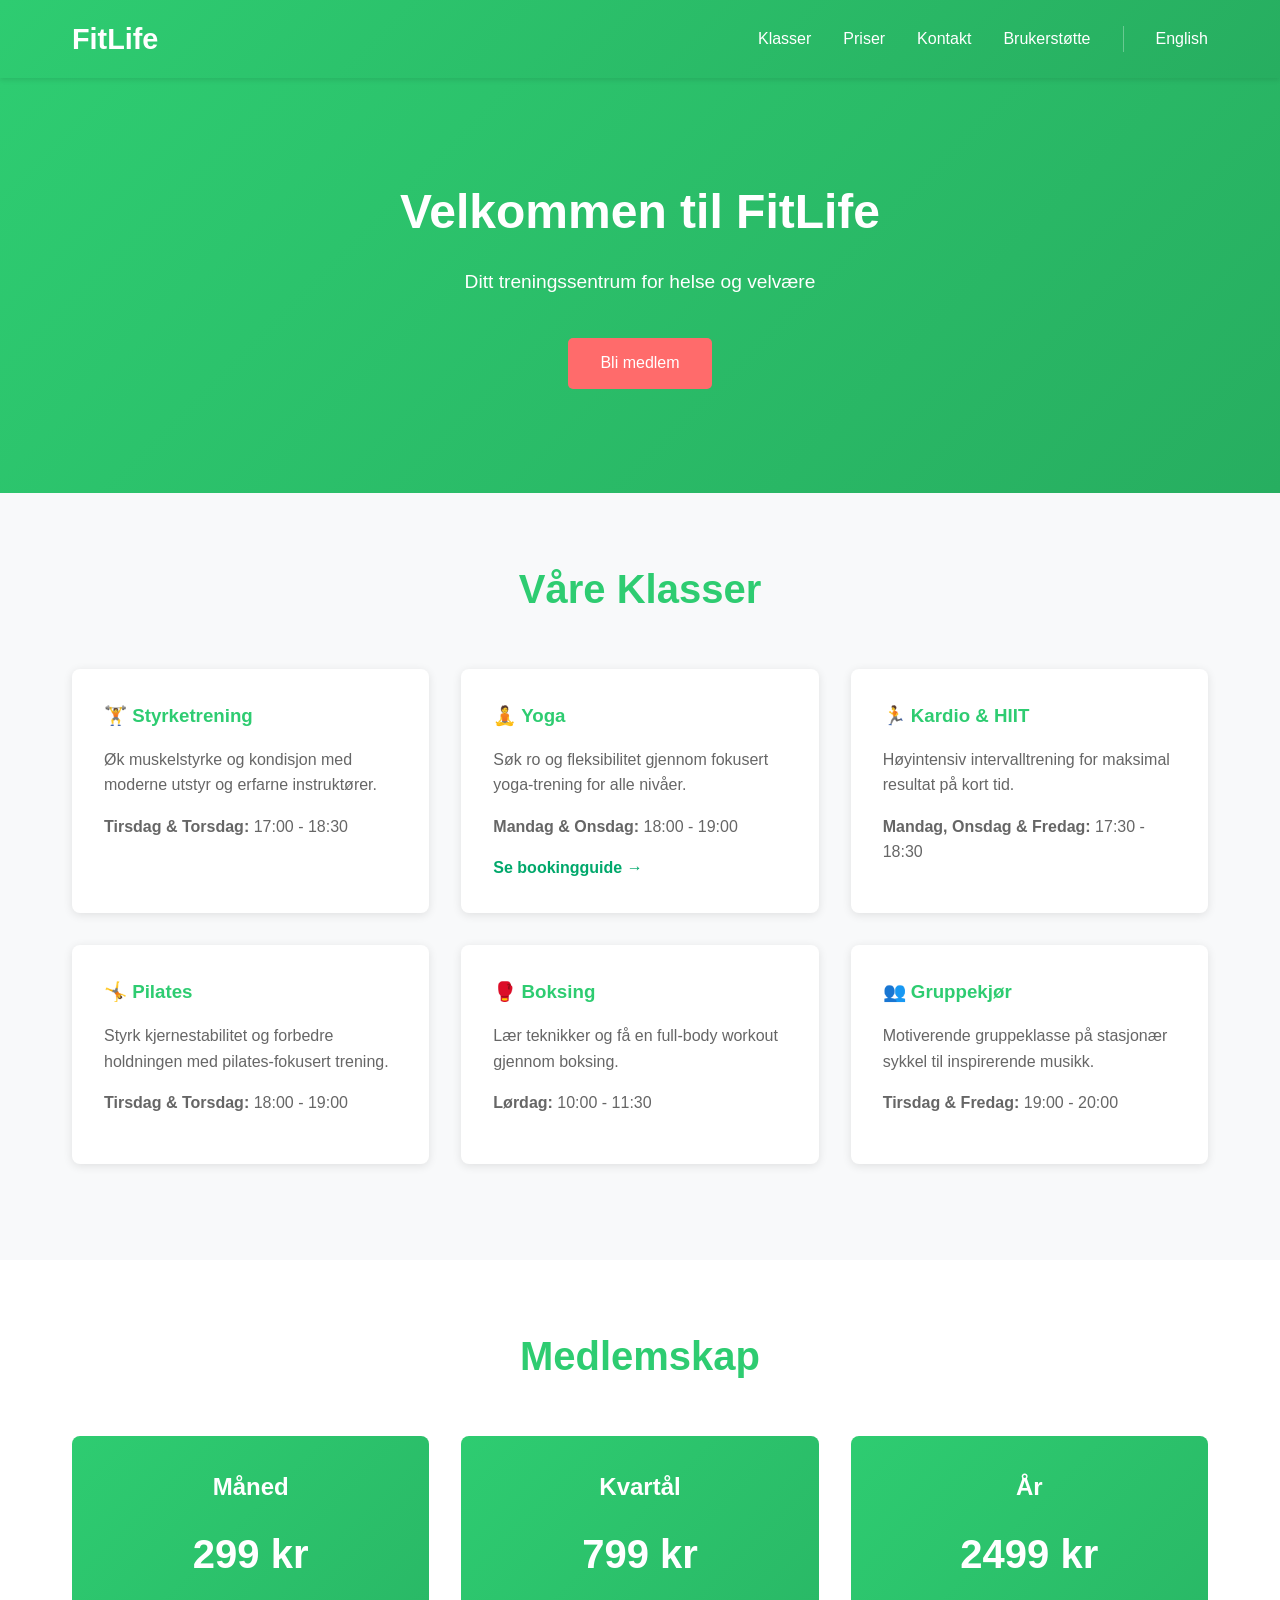
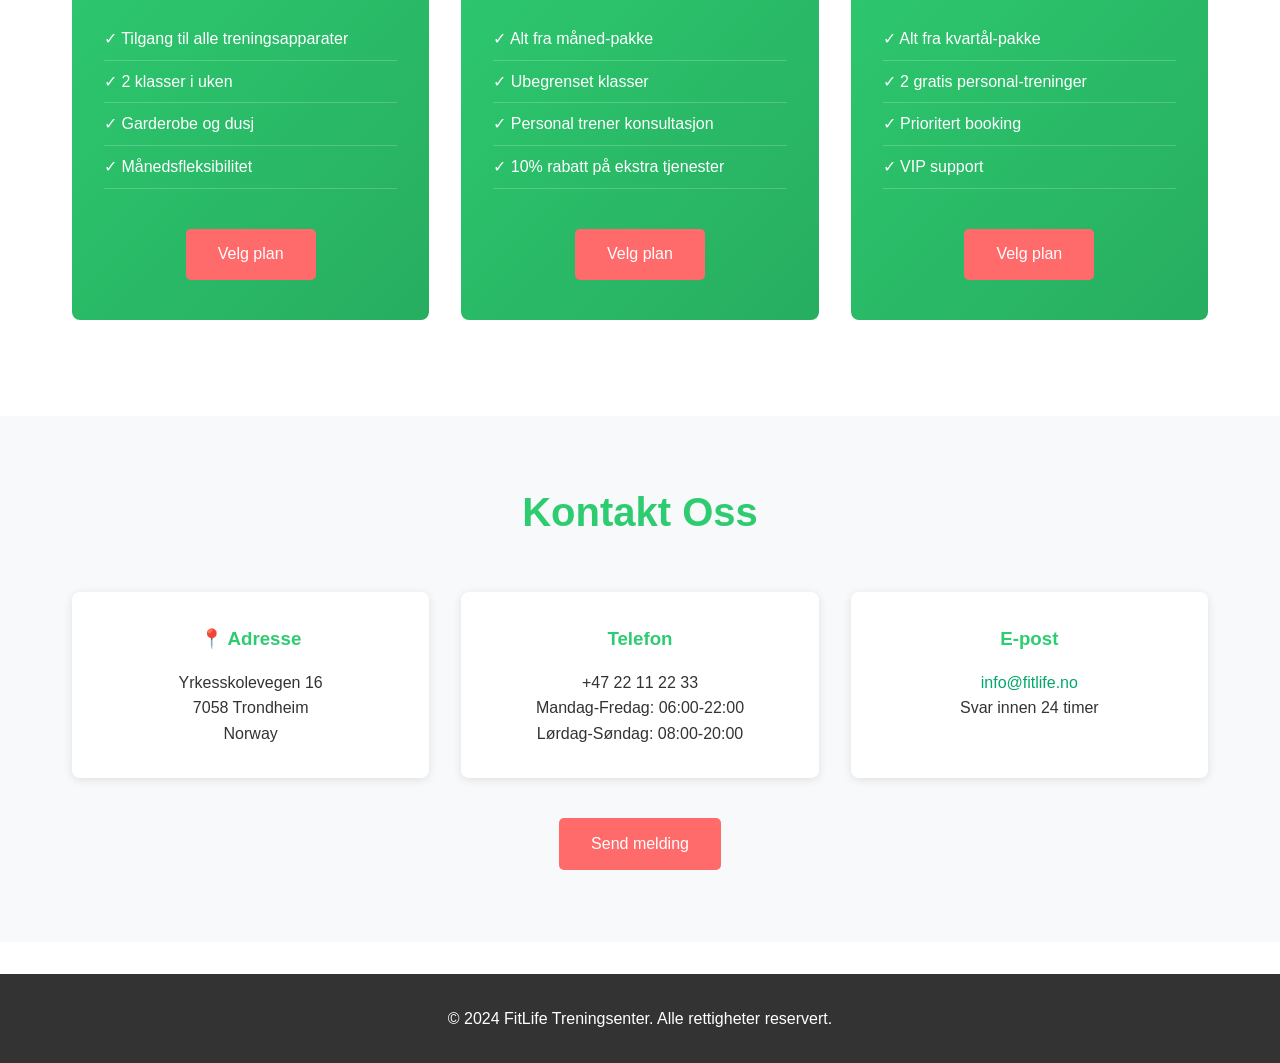
<file: index.html>
<!DOCTYPE html>
<html lang="no">
<head>
    <meta charset="UTF-8">
    <meta name="viewport" content="width=device-width, initial-scale=1.0">
    <title>FitLife - Treningsenter</title>
    <link rel="stylesheet" href="style.css">
</head>
<body>
    <!-- Header -->
    <header>
        <div class="header-container">
            <div class="logo">FitLife</div>
            <nav>
                <ul>
                    <li><a href="#classes">Klasser</a></li>
                    <li><a href="#pricing">Priser</a></li>
                    <li><a href="#contact">Kontakt</a></li>
                    <li><a href="index1.html">Brukerstøtte</a></li>
                    <li style="border-left: 1px solid rgba(255,255,255,0.3); padding-left: 2rem;"><a href="index_en.html">English</a></li>
                </ul>
            </nav>
        </div>
    </header>

    <!-- Hero Section -->
    <section class="hero">
        <h1>Velkommen til FitLife</h1>
        <p>Ditt treningssentrum for helse og velvære</p>
        <a href="#contact" class="btn">Bli medlem</a>
    </section>

    <!-- Classes Section -->
    <section class="classes" id="classes">
        <div class="container">
            <h2>Våre Klasser</h2>
            <div class="class-grid">
                <div class="class-card">
                    <h3>🏋️ Styrketrening</h3>
                    <p>Øk muskelstyrke og kondisjon med moderne utstyr og erfarne instruktører.</p>
                    <p><strong>Tirsdag & Torsdag:</strong> 17:00 - 18:30</p>
                </div>
                <div class="class-card">
                    <h3>🧘 Yoga</h3>
                    <p>Søk ro og fleksibilitet gjennom fokusert yoga-trening for alle nivåer.</p>
                    <p><strong>Mandag & Onsdag:</strong> 18:00 - 19:00</p>
                    <a href="yoga_guide.html" style="color: #00a86b; text-decoration: none; font-weight: bold;">Se bookingguide →</a>
                </div>
                <div class="class-card">
                    <h3>🏃 Kardio & HIIT</h3>
                    <p>Høyintensiv intervalltrening for maksimal resultat på kort tid.</p>
                    <p><strong>Mandag, Onsdag & Fredag:</strong> 17:30 - 18:30</p>
                </div>
                <div class="class-card">
                    <h3>🤸 Pilates</h3>
                    <p>Styrk kjernestabilitet og forbedre holdningen med pilates-fokusert trening.</p>
                    <p><strong>Tirsdag & Torsdag:</strong> 18:00 - 19:00</p>
                </div>
                <div class="class-card">
                    <h3>🥊 Boksing</h3>
                    <p>Lær teknikker og få en full-body workout gjennom boksing.</p>
                    <p><strong>Lørdag:</strong> 10:00 - 11:30</p>
                </div>
                <div class="class-card">
                    <h3>👥 Gruppekjør</h3>
                    <p>Motiverende gruppeklasse på stasjonær sykkel til inspirerende musikk.</p>
                    <p><strong>Tirsdag & Fredag:</strong> 19:00 - 20:00</p>
                </div>
            </div>
        </div>
    </section>

    <!-- Pricing Section -->
    <section class="pricing" id="pricing">
        <div class="container">
            <h2>Medlemskap</h2>
            <div class="pricing-grid">
                <div class="price-card">
                    <h3>Måned</h3>
                    <div class="price">299 kr</div>
                    <ul class="price-features">
                        <li>✓ Tilgang til alle treningsapparater</li>
                        <li>✓ 2 klasser i uken</li>
                        <li>✓ Garderobe og dusj</li>
                        <li>✓ Månedsfleksibilitet</li>
                    </ul>
                    <a href="#contact" class="btn">Velg plan</a>
                </div>
                <div class="price-card">
                    <h3>Kvartål</h3>
                    <div class="price">799 kr</div>
                    <ul class="price-features">
                        <li>✓ Alt fra måned-pakke</li>
                        <li>✓ Ubegrenset klasser</li>
                        <li>✓ Personal trener konsultasjon</li>
                        <li>✓ 10% rabatt på ekstra tjenester</li>
                    </ul>
                    <a href="#contact" class="btn">Velg plan</a>
                </div>
                <div class="price-card">
                    <h3>År</h3>
                    <div class="price">2499 kr</div>
                    <ul class="price-features">
                        <li>✓ Alt fra kvartål-pakke</li>
                        <li>✓ 2 gratis personal-treninger</li>
                        <li>✓ Prioritert booking</li>
                        <li>✓ VIP support</li>
                    </ul>
                    <a href="#contact" class="btn">Velg plan</a>
                </div>
            </div>
        </div>
    </section>

    <!-- Contact Section -->
    <section class="contact" id="contact">
        <div class="container">
            <h2>Kontakt Oss</h2>
            <div class="contact-info">
                <div class="info-box">
                    <h3>📍 Adresse</h3>
                    <p>Yrkesskolevegen 16<br>7058 Trondheim<br>Norway</p>
                </div>
                <div class="info-box">
                    <h3>Telefon</h3>
                    <p>+47 22 11 22 33<br>Mandag-Fredag: 06:00-22:00<br>Lørdag-Søndag: 08:00-20:00</p>
                </div>
                <div class="info-box">
                    <h3>E-post</h3>
                    <p><a href="mailto:info@fitlife.no" style="color: #00a86b; text-decoration: none;">info@fitlife.no</a><br>Svar innen 24 timer</p>
                </div>
            </div>
            <a href="mailto:info@fitlife.no" class="btn">Send melding</a>
        </div>
    </section>

    <!-- Footer -->
    <footer>
        <p>&copy; 2024 FitLife Treningsenter. Alle rettigheter reservert.</p>
    </footer>
</body>
</html>
</file>
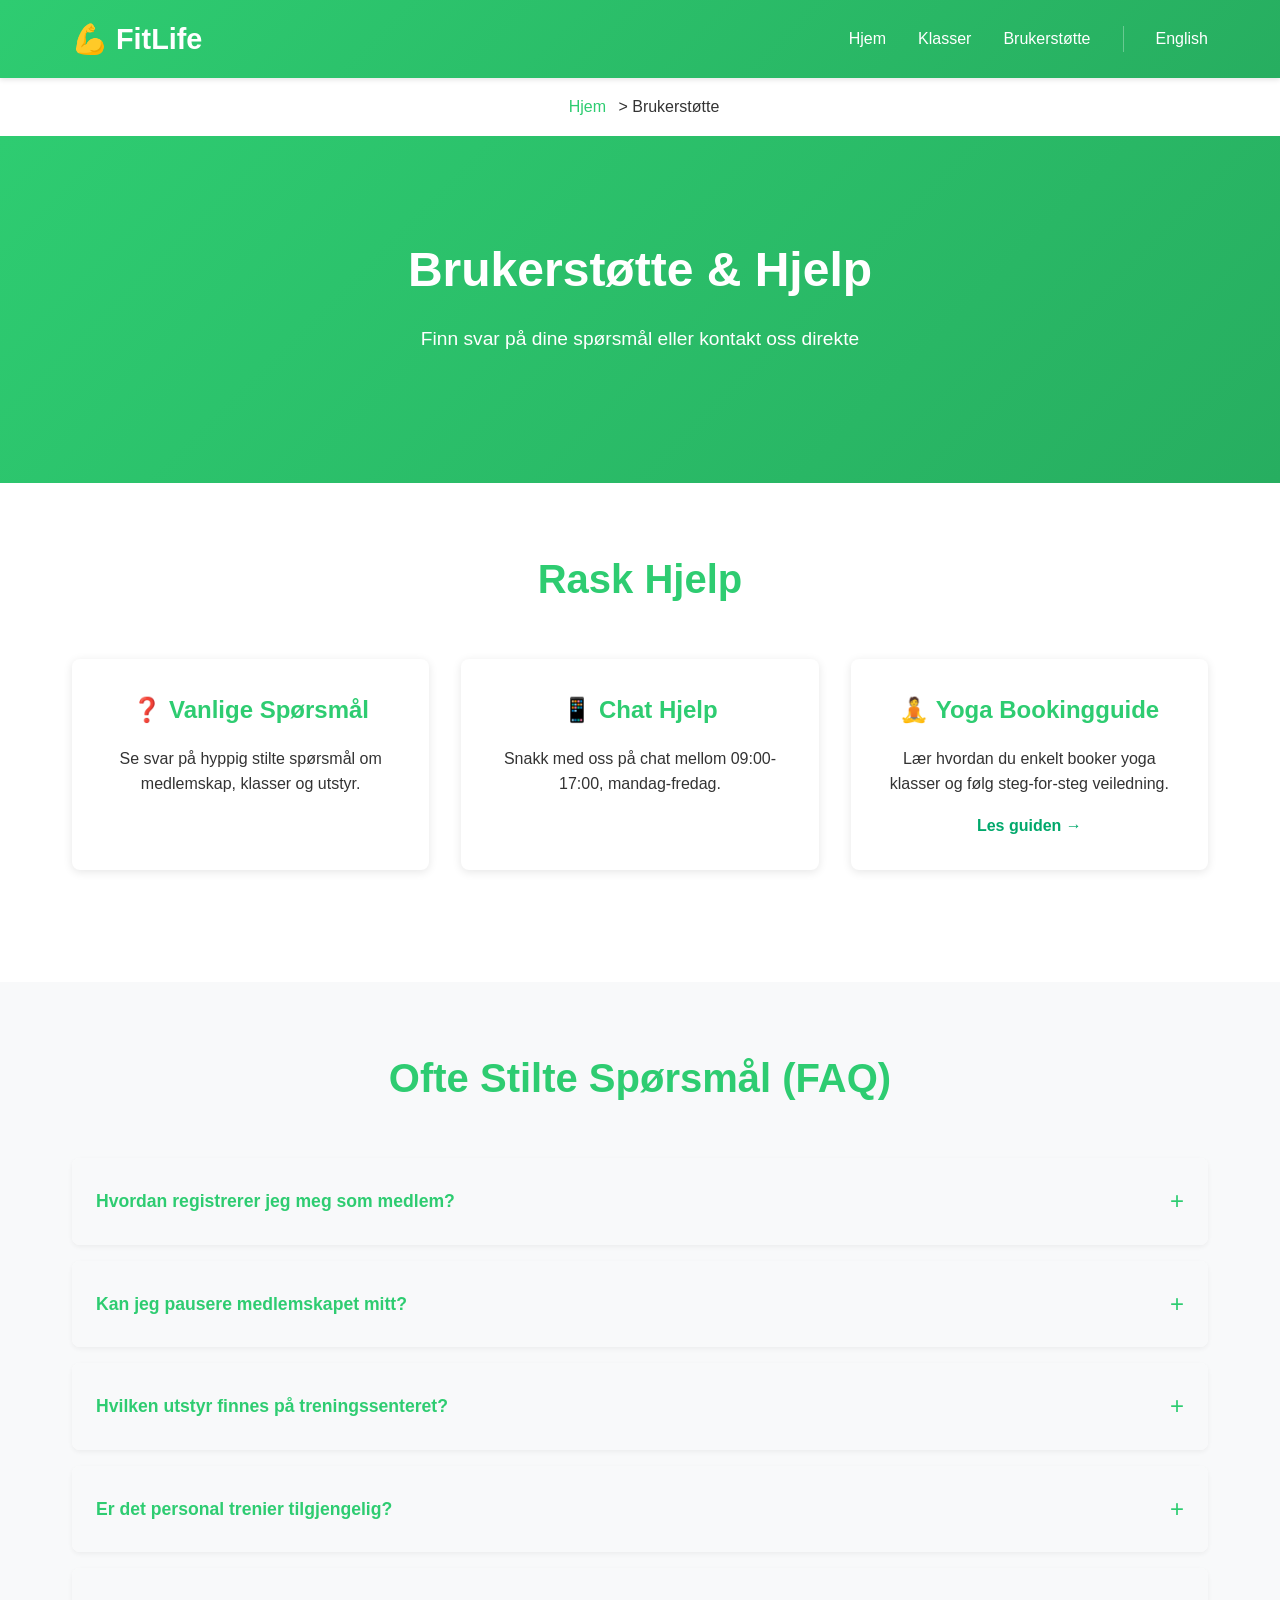
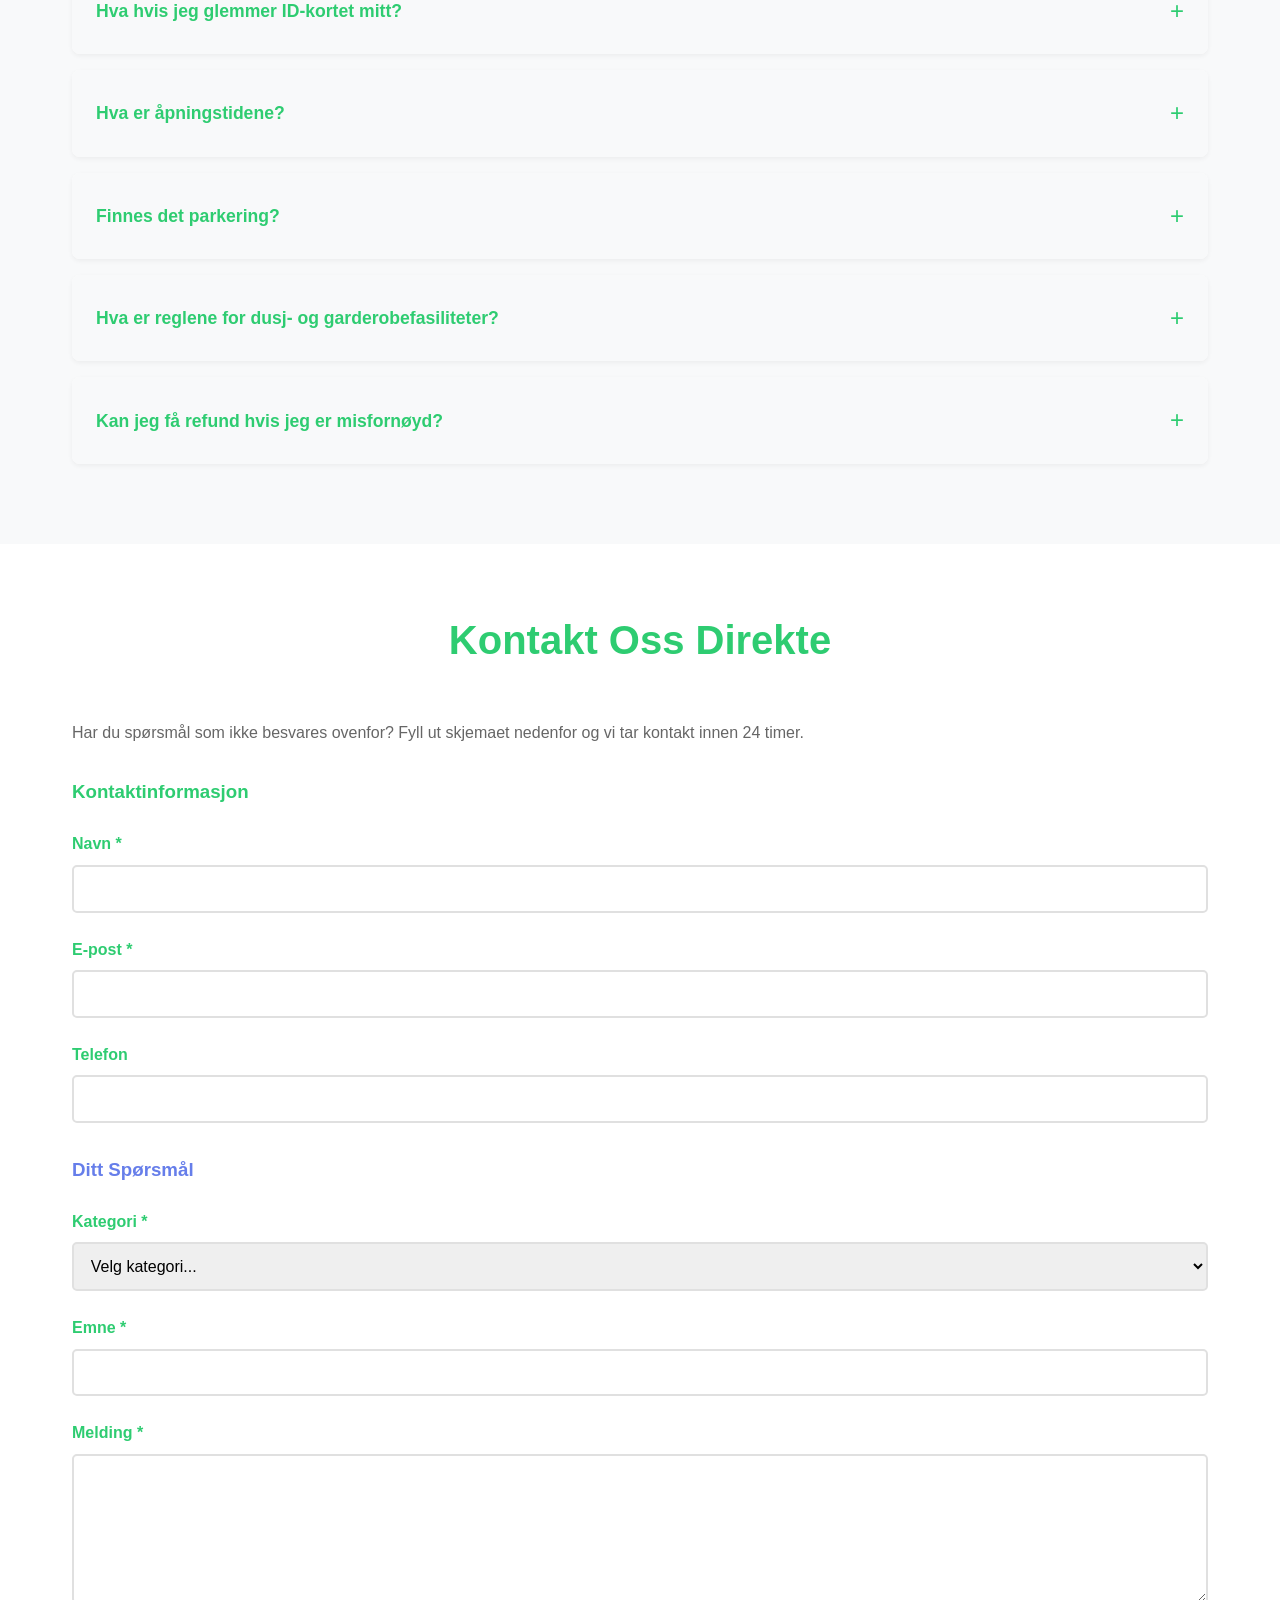
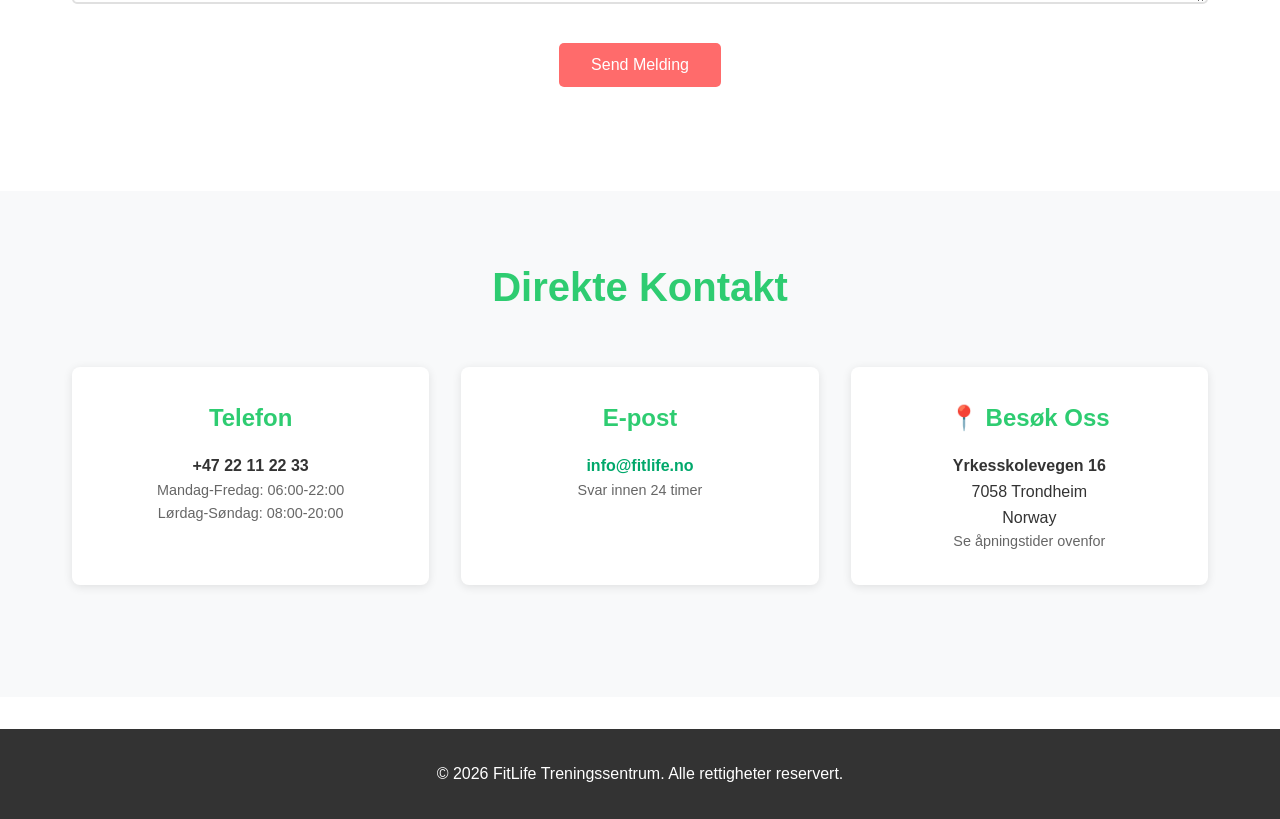
<file: index1.html>
<!DOCTYPE html>
<html lang="no">
<head>
    <meta charset="UTF-8">
    <meta name="viewport" content="width=device-width, initial-scale=1.0">
    <title>Brukerstøtte - FitLife Treningssentrum</title>
    <link rel="stylesheet" href="style.css">
</head>
<body>
    <!-- Header -->
    <header>
        <div class="header-container">
            <a href="index.html" class="logo" style="text-decoration: none; color: white;">💪 FitLife</a>
            <nav>
                <ul>
                    <li><a href="index.html">Hjem</a></li>
                    <li><a href="index.html#classes">Klasser</a></li>
                    <li><a href="index1.html">Brukerstøtte</a></li>
                    <li style="border-left: 1px solid rgba(255,255,255,0.3); padding-left: 2rem;"><a href="index1_en.html">English</a></li>
                </ul>
            </nav>
        </div>
    </header>

    <!-- Breadcrumb -->
    <div class="breadcrumb">
        <a href="index.html">Hjem</a> > <span>Brukerstøtte</span>
    </div>

    <!-- Hero Section -->
    <section class="hero">
        <h1>Brukerstøtte & Hjelp</h1>
        <p>Finn svar på dine spørsmål eller kontakt oss direkte</p>
    </section>

    <!-- Quick Support Cards -->
    <section class="container" style="padding: 4rem 2rem;">
        <h2>Rask Hjelp</h2>
        <div class="support-grid">
            <div class="support-card">
                <h3>❓ Vanlige Spørsmål</h3>
                <p>Se svar på hyppig stilte spørsmål om medlemskap, klasser og utstyr.</p>
            </div>
            <div class="support-card">
                <h3>📱 Chat Hjelp</h3>
                <p>Snakk med oss på chat mellom 09:00-17:00, mandag-fredag.</p>
            </div>
            <div class="support-card">
                <h3>🧘 Yoga Bookingguide</h3>
                <p>Lær hvordan du enkelt booker yoga klasser og følg steg-for-steg veiledning.</p>
                <a href="yoga_guide.html" style="color: #00a86b; text-decoration: none; font-weight: bold; margin-top: 1rem; display: inline-block;">Les guiden →</a>
            </div>
        </div>
    </section>

    <!-- FAQ Section -->
    <section class="faq-section">
        <div class="container">
            <h2>Ofte Stilte Spørsmål (FAQ)</h2>

            <div class="faq-item">
                <div class="faq-question" onclick="toggleAnswer(this)">
                    <h3>Hvordan registrerer jeg meg som medlem?</h3>
                    <span class="faq-toggle">+</span>
                </div>
                <div class="faq-answer">
                    <p>Du kan registrere deg direkte på vår nettside ved å velge ønsket medlemskapsplan. Du trenger kun å fylle inn dine kontaktopplysninger og velge betalingsmetode. Du får umiddelbar tilgang etter betaling er bekreftet.</p>
                </div>
            </div>

            <div class="faq-item">
                <div class="faq-question" onclick="toggleAnswer(this)">
                    <h3>Kan jeg pausere medlemskapet mitt?</h3>
                    <span class="faq-toggle">+</span>
                </div>
                <div class="faq-answer">
                    <p>Ja, du kan pausere medlemskapet for opptil 2 måneder per år. Du kontakter kundeservice på info@fitlife.no eller ringer +47 22 11 22 33. Det er ingen kostnad for å pausere.</p>
                </div>
            </div>

            <div class="faq-item">
                <div class="faq-question" onclick="toggleAnswer(this)">
                    <h3>Hvilken utstyr finnes på treningssenteret?</h3>
                    <span class="faq-toggle">+</span>
                </div>
                <div class="faq-answer">
                    <p>Vi har state-of-the-art treningsutstyr inkludert: frivekter, maskiner, cardio-utstyr (løpebånd, sykler, crosstrainer), kabelapparater, og fleksibilitetsutstyr. Alt utstyr vedlikeholdes daglig og inspekteres månedlig.</p>
                </div>
            </div>

            <div class="faq-item">
                <div class="faq-question" onclick="toggleAnswer(this)">
                    <h3>Er det personal trenier tilgjengelig?</h3>
                    <span class="faq-toggle">+</span>
                </div>
                <div class="faq-answer">
                    <p>Ja! Vi tilbyr personal treining til alle medlemmer. Ditt første konsultasjonssamtale er gratis. Priser for personal trening starter fra 399 kr per time. Kvartål- og årmedlemskap inkluderer konsultasjoner.</p>
                </div>
            </div>

            <div class="faq-item">
                <div class="faq-question" onclick="toggleAnswer(this)">
                    <h3>Hva hvis jeg glemmer ID-kortet mitt?</h3>
                    <span class="faq-toggle">+</span>
                </div>
                <div class="faq-answer">
                    <p>Du kan vise din medlemskapsinformasjon på mobilen eller fortelle personalet ditt navn slik at de kan verifisere det i systemet. Vi anbefaler å laste ned FitLife-appen for enkel adgang.</p>
                </div>
            </div>

            <div class="faq-item">
                <div class="faq-question" onclick="toggleAnswer(this)">
                    <h3>Hva er åpningstidene?</h3>
                    <span class="faq-toggle">+</span>
                </div>
                <div class="faq-answer">
                    <p><strong>Mandag - Fredag:</strong> 06:00 - 22:00<br><strong>Lørdag:</strong> 08:00 - 20:00<br><strong>Søndag:</strong> 10:00 - 18:00<br><br>Vi er stengt på offentlige helligdager. Spørsmål? Ring oss på +47 22 11 22 33</p>
                </div>
            </div>

            <div class="faq-item">
                <div class="faq-question" onclick="toggleAnswer(this)">
                    <h3>Finnes det parkering?</h3>
                    <span class="faq-toggle">+</span>
                </div>
                <div class="faq-answer">
                    <p>Ja, vi har gratis parkering tilgjengelig for medlemmer i vår parkeringskjeller. Parkeringsplass er begrenset, så vi anbefaler å komme 10-15 minutter før din planlagte treningstid i rushørene.</p>
                </div>
            </div>

            <div class="faq-item">
                <div class="faq-question" onclick="toggleAnswer(this)">
                    <h3>Hva er reglene for dusj- og garderobefasiliteter?</h3>
                    <span class="faq-toggle">+</span>
                </div>
                <div class="faq-answer">
                    <p>Dusj og garderobe er tilgjengelige for alle medlemmer. Hvert garderobeskapet krever 20 kr mynt (returneres). Vi tilbyr gratis håndklær, og du finner sjampo, balsam og såpe i alle dusjar. Vi anbefaler å ta med dine verdisaker.</p>
                </div>
            </div>

            <div class="faq-item">
                <div class="faq-question" onclick="toggleAnswer(this)">
                    <h3>Kan jeg få refund hvis jeg er misfornøyd?</h3>
                    <span class="faq-toggle">+</span>
                </div>
                <div class="faq-answer">
                    <p>Vi tilbyr en 14-dagers prøveperiode for nye medlemmer. Hvis du ikke er fornøyd, kan du få full refund innen denne perioden. Etter 14 dager kan du si opp på hvilket som helst tidspunkt med 30 dagers varsel.</p>
                </div>
            </section>

    <!-- Contact Form Section -->
    <section class="form-section">
        <div class="container">
            <h2>Kontakt Oss Direkte</h2>
            <p style="margin-bottom: 2rem; color: #666;">Har du spørsmål som ikke besvares ovenfor? Fyll ut skjemaet nedenfor og vi tar kontakt innen 24 timer.</p>

            <form onsubmit="handleSubmit(event)">
                <h3 style="color: #2ecc71; margin-bottom: 1.5rem;">Kontaktinformasjon</h3>

                <div class="form-group">
                    <label for="name">Navn *</label>
                    <input type="text" id="name" name="name" required>
                </div>

                <div class="form-group">
                    <label for="email">E-post *</label>
                    <input type="email" id="email" name="email" required>
                </div>

                <div class="form-group">
                    <label for="phone">Telefon</label>
                    <input type="tel" id="phone" name="phone">
                </div>

                <h3 style="color: #667eea; margin: 2rem 0 1.5rem 0;">Ditt Spørsmål</h3>

                <div class="form-group">
                    <label for="category">Kategori *</label>
                    <select id="category" name="category" required>
                        <option value="">Velg kategori...</option>
                        <option value="membership">Medlemskap</option>
                        <option value="classes">Klasser</option>
                        <option value="equipment">Utstyr</option>
                        <option value="billing">Fakturering</option>
                        <option value="facilities">Fasiliteter</option>
                        <option value="other">Annet</option>
                    </select>
                </div>

                <div class="form-group">
                    <label for="subject">Emne *</label>
                    <input type="text" id="subject" name="subject" required>
                </div>

                <div class="form-group">
                    <label for="message">Melding *</label>
                    <textarea id="message" name="message" required></textarea>
                </div>

                <div style="text-align: center;">
                    <button type="submit" class="btn">Send Melding</button>
                </div>
            </form>
        </div>
    </section>

    <!-- Kontakt info -->
    <section style="background-color: #f8f9fa;">
        <div class="container">
            <h2>Direkte Kontakt</h2>
            <div class="support-grid">
                <div class="support-card">
                    <h3>Telefon</h3>
                    <p><strong>+47 22 11 22 33</strong></p>
                    <p style="font-size: 0.9rem; color: #666;">Mandag-Fredag: 06:00-22:00<br>Lørdag-Søndag: 08:00-20:00</p>
                </div>
                <div class="support-card">
                    <h3>E-post</h3>
                    <p><strong><a href="mailto:info@fitlife.no" style="color: #00a86b; text-decoration: none;">info@fitlife.no</a></strong></p>
                    <p style="font-size: 0.9rem; color: #666;">Svar innen 24 timer</p>
                </div>
                <div class="support-card">
                    <h3>📍 Besøk Oss</h3>
                    <p><strong>Yrkesskolevegen 16</strong><br>7058 Trondheim<br>Norway</p>
                    <p style="font-size: 0.9rem; color: #666;">Se åpningstider ovenfor</p>
                </div>
            </div>
        </div>
    </section>

    <!-- Footer -->
    <footer>
        <p>&copy; 2026 FitLife Treningssentrum. Alle rettigheter reservert.</p>
    </footer>

    <script>
        function toggleAnswer(element) {
            const answer = element.nextElementSibling;
            const toggle = element.querySelector('.faq-toggle');
            
            // Close other open answers
            document.querySelectorAll('.faq-answer.open').forEach(item => {
                if (item !== answer) {
                    item.classList.remove('open');
                    item.previousElementSibling.querySelector('.faq-toggle').textContent = '+';
                }
            });
            
            // Toggle current answer
            answer.classList.toggle('open');
            toggle.textContent = answer.classList.contains('open') ? '−' : '+';
        }

        function handleSubmit(event) {
            event.preventDefault();
            
            const name = document.getElementById('name').value;
            const email = document.getElementById('email').value;
            const subject = document.getElementById('subject').value;
            
            alert(`Takk ${name}! Din melding har blitt mottatt. Vi vil kontakte deg på ${email} innen 24 timer.`);
            
            event.target.reset();
        }
    </script>
</body>
</html>
</file>
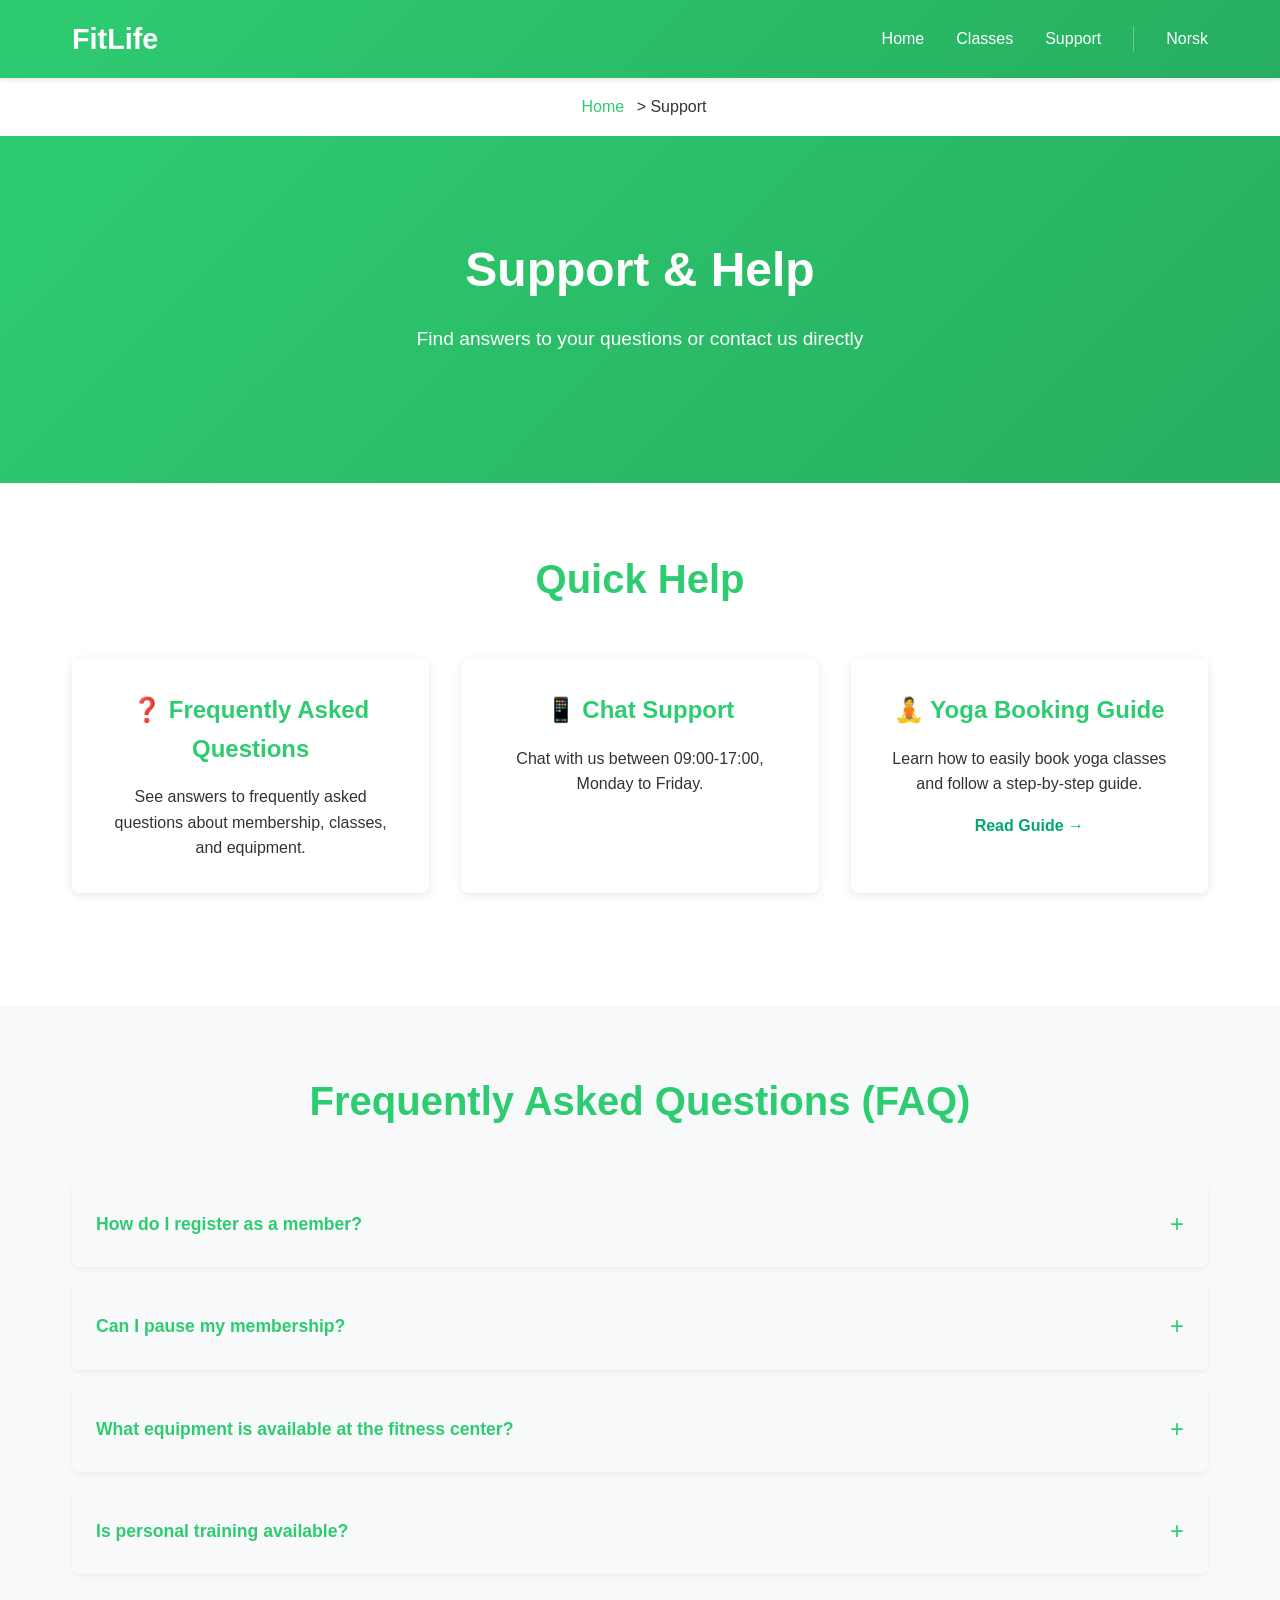
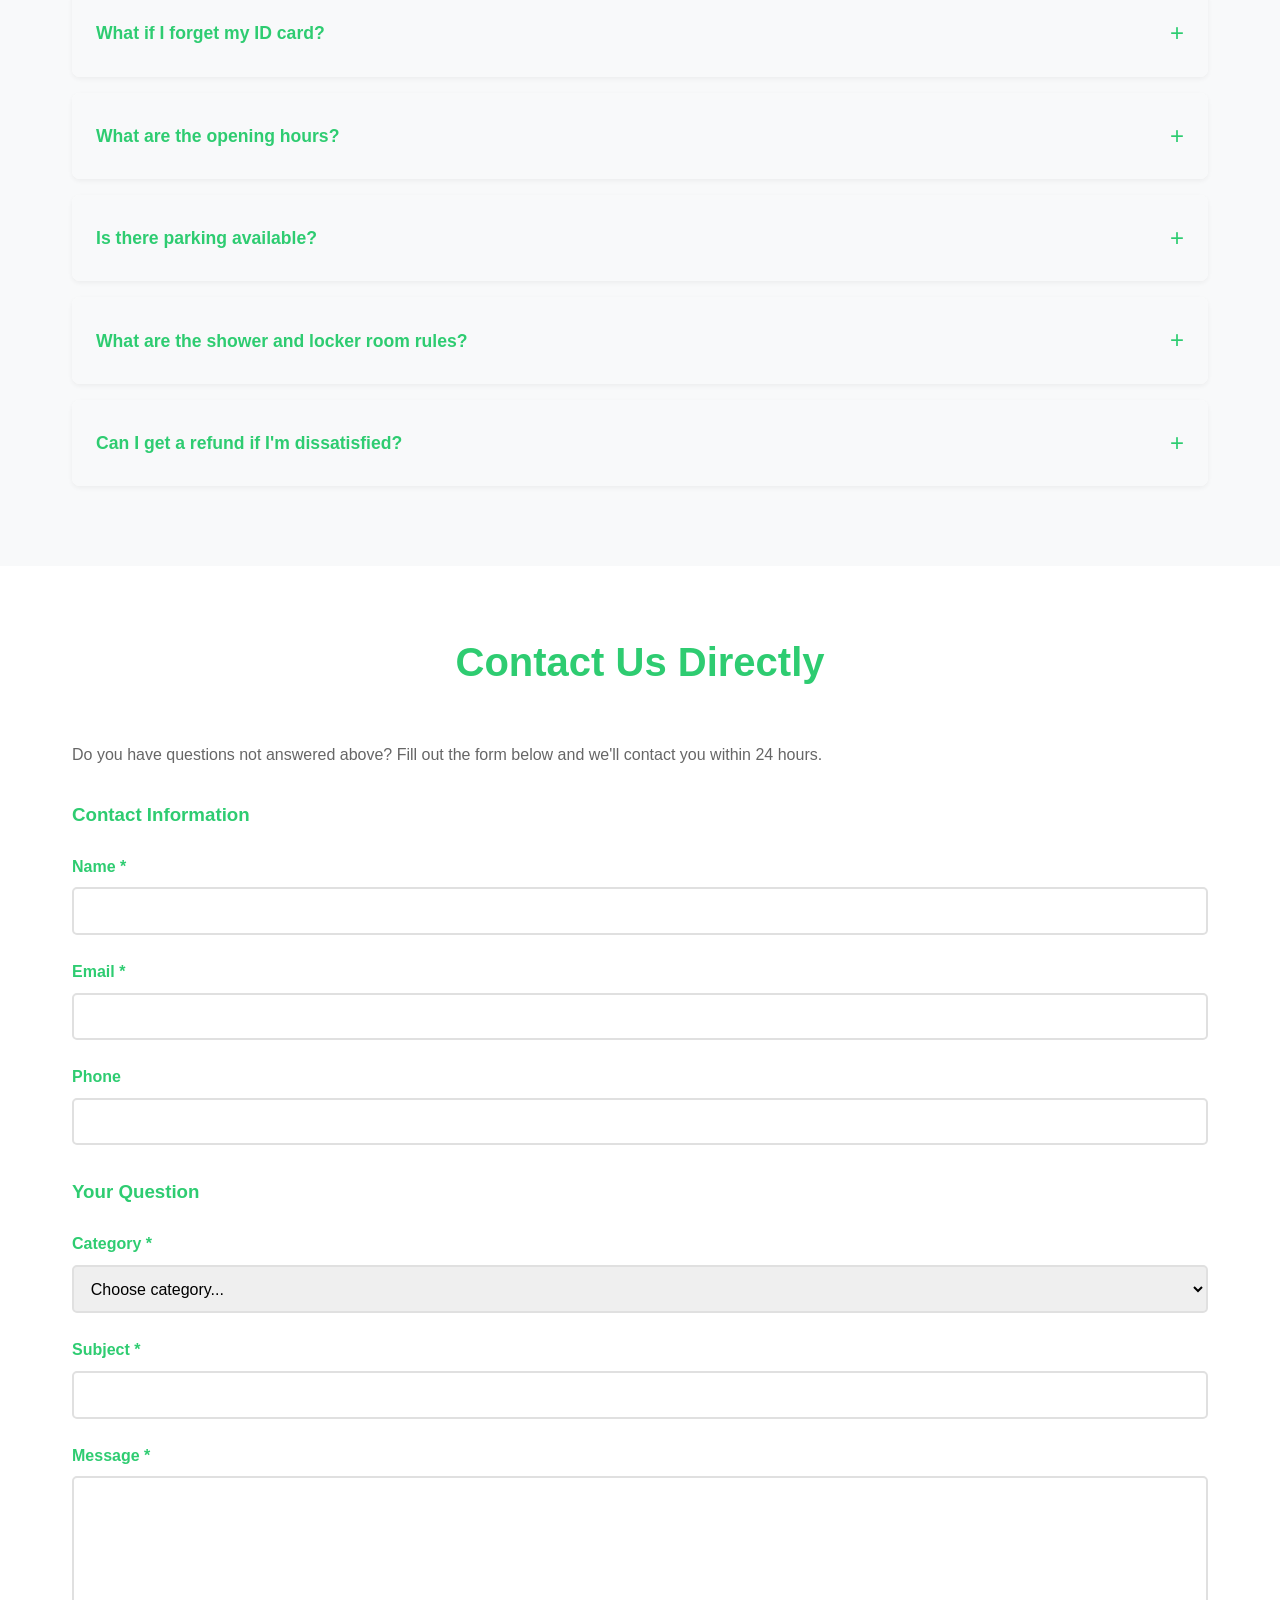
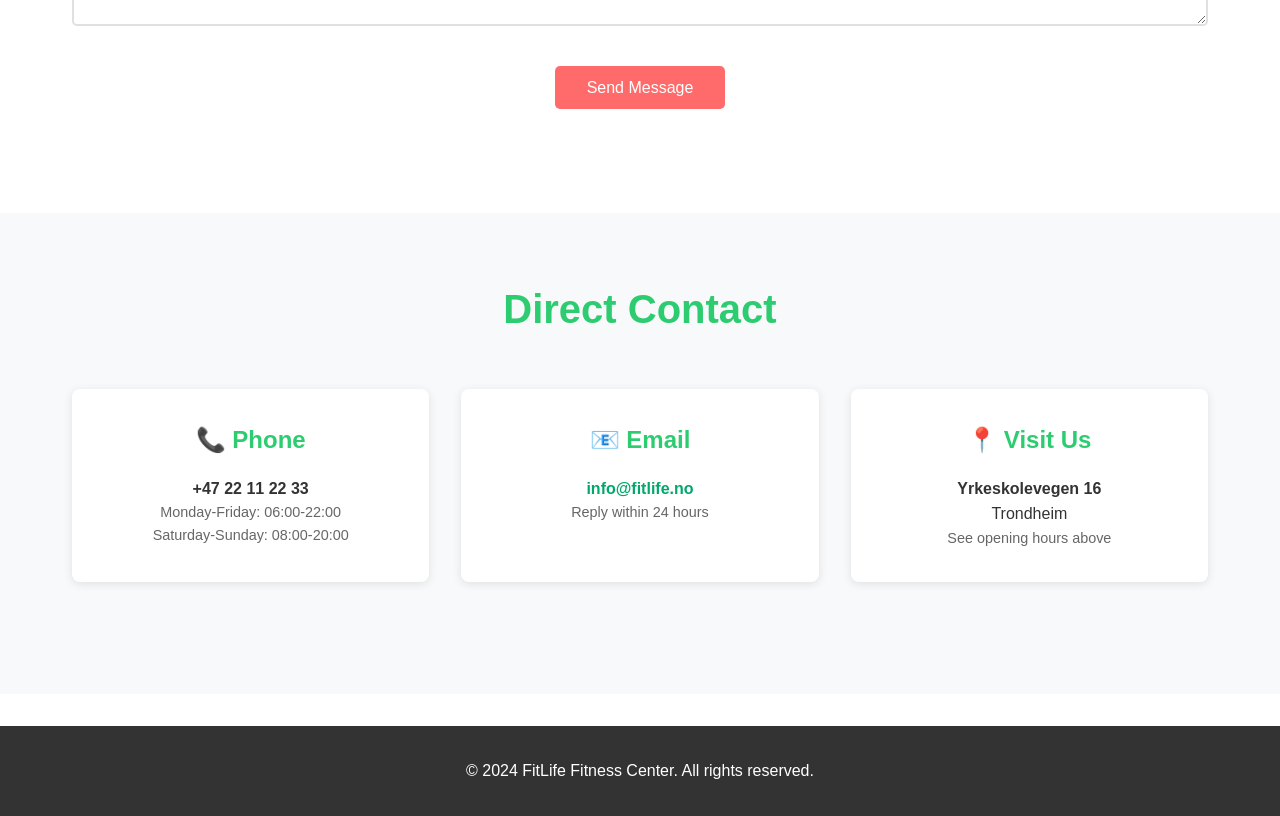
<file: index1_en.html>
<!DOCTYPE html>
<html lang="en">
<head>
    <meta charset="UTF-8">
    <meta name="viewport" content="width=device-width, initial-scale=1.0">
    <title>Support - FitLife Fitness Center</title>
    <link rel="stylesheet" href="style.css">
</head>
<body>
    <!-- Header -->
    <header>
        <div class="header-container">
            <a href="index_en.html" class="logo" style="text-decoration: none; color: white;">FitLife</a>
            <nav>
                <ul>
                    <li><a href="index_en.html">Home</a></li>
                    <li><a href="index_en.html#classes">Classes</a></li>
                    <li><a href="index1_en.html">Support</a></li>
                    <li style="border-left: 1px solid rgba(255,255,255,0.3); padding-left: 2rem;"><a href="index1.html">Norsk</a></li>
                </ul>
            </nav>
        </div>
    </header>

    <!-- Breadcrumb -->
    <div class="breadcrumb">
        <a href="index_en.html">Home</a> > <span>Support</span>
    </div>

    <!-- Hero Section -->
    <section class="hero">
        <h1>Support & Help</h1>
        <p>Find answers to your questions or contact us directly</p>
    </section>

    <!-- Quick Support Cards -->
    <section class="container" style="padding: 4rem 2rem;">
        <h2>Quick Help</h2>
        <div class="support-grid">
            <div class="support-card">
                <h3>❓ Frequently Asked Questions</h3>
                <p>See answers to frequently asked questions about membership, classes, and equipment.</p>
            </div>
            <div class="support-card">
                <h3>📱 Chat Support</h3>
                <p>Chat with us between 09:00-17:00, Monday to Friday.</p>
            </div>
            <div class="support-card">
                <h3>🧘 Yoga Booking Guide</h3>
                <p>Learn how to easily book yoga classes and follow a step-by-step guide.</p>
                <a href="yoga_guide_en.html" style="color: #00a86b; text-decoration: none; font-weight: bold; margin-top: 1rem; display: inline-block;">Read Guide →</a>
            </div>
        </div>
    </section>

    <!-- FAQ Section -->
    <section class="faq-section">
        <div class="container">
            <h2>Frequently Asked Questions (FAQ)</h2>

            <div class="faq-item">
                <div class="faq-question" onclick="toggleAnswer(this)">
                    <h3>How do I register as a member?</h3>
                    <span class="faq-toggle">+</span>
                </div>
                <div class="faq-answer">
                    <p>You can register directly on our website by selecting your desired membership plan. You only need to fill in your contact information and choose a payment method. You get immediate access after payment is confirmed.</p>
                </div>
            </div>

            <div class="faq-item">
                <div class="faq-question" onclick="toggleAnswer(this)">
                    <h3>Can I pause my membership?</h3>
                    <span class="faq-toggle">+</span>
                </div>
                <div class="faq-answer">
                    <p>Yes, you can pause your membership for up to 2 months per year. Contact customer service at info@fitlife.no or call +47 22 11 22 33. There is no charge for pausing.</p>
                </div>
            </div>

            <div class="faq-item">
                <div class="faq-question" onclick="toggleAnswer(this)">
                    <h3>What equipment is available at the fitness center?</h3>
                    <span class="faq-toggle">+</span>
                </div>
                <div class="faq-answer">
                    <p>We have state-of-the-art equipment including: free weights, machines, cardio equipment (treadmills, bikes, cross trainers), cable apparatus, and flexibility equipment. All equipment is maintained daily and inspected monthly.</p>
                </div>
            </div>

            <div class="faq-item">
                <div class="faq-question" onclick="toggleAnswer(this)">
                    <h3>Is personal training available?</h3>
                    <span class="faq-toggle">+</span>
                </div>
                <div class="faq-answer">
                    <p>Yes! We offer personal training to all members. Your first consultation is free. Personal training prices start from 399 kr per hour. Quarter and year memberships include consultations.</p>
                </div>
            </div>

            <div class="faq-item">
                <div class="faq-question" onclick="toggleAnswer(this)">
                    <h3>What if I forget my ID card?</h3>
                    <span class="faq-toggle">+</span>
                </div>
                <div class="faq-answer">
                    <p>You can show your membership information on your phone or tell the staff your name so they can verify it in the system. We recommend downloading the FitLife app for easy access.</p>
                </div>
            </div>

            <div class="faq-item">
                <div class="faq-question" onclick="toggleAnswer(this)">
                    <h3>What are the opening hours?</h3>
                    <span class="faq-toggle">+</span>
                </div>
                <div class="faq-answer">
                    <p><strong>Monday - Friday:</strong> 06:00 - 22:00<br><strong>Saturday:</strong> 08:00 - 20:00<br><strong>Sunday:</strong> 10:00 - 18:00<br><br>We are closed on public holidays. Questions? Call us at +47 22 11 22 33</p>
                </div>
            </div>

            <div class="faq-item">
                <div class="faq-question" onclick="toggleAnswer(this)">
                    <h3>Is there parking available?</h3>
                    <span class="faq-toggle">+</span>
                </div>
                <div class="faq-answer">
                    <p>Yes, we have free parking available for members in our parking basement. Parking spaces are limited, so we recommend arriving 10-15 minutes before your scheduled workout during peak hours.</p>
                </div>
            </div>

            <div class="faq-item">
                <div class="faq-question" onclick="toggleAnswer(this)">
                    <h3>What are the shower and locker room rules?</h3>
                    <span class="faq-toggle">+</span>
                </div>
                <div class="faq-answer">
                    <p>Showers and lockers are available for all members. Each locker requires 20 kr coin (returned). We provide free towels, and you'll find shampoo, conditioner and soap in all showers. We recommend taking your valuables with you.</p>
                </div>
            </div>

            <div class="faq-item">
                <div class="faq-question" onclick="toggleAnswer(this)">
                    <h3>Can I get a refund if I'm dissatisfied?</h3>
                    <span class="faq-toggle">+</span>
                </div>
                <div class="faq-answer">
                    <p>We offer a 14-day trial period for new members. If you're not satisfied, you can get a full refund within this period. After 14 days, you can cancel at any time with 30 days notice.</p>
                </div>
            </section>

    <!-- Contact Form Section -->
    <section class="form-section">
        <div class="container">
            <h2>Contact Us Directly</h2>
            <p style="margin-bottom: 2rem; color: #666;">Do you have questions not answered above? Fill out the form below and we'll contact you within 24 hours.</p>

            <form onsubmit="handleSubmit(event)">
                <h3 style="color: #2ecc71; margin-bottom: 1.5rem;">Contact Information</h3>

                <div class="form-group">
                    <label for="name">Name *</label>
                    <input type="text" id="name" name="name" required>
                </div>

                <div class="form-group">
                    <label for="email">Email *</label>
                    <input type="email" id="email" name="email" required>
                </div>

                <div class="form-group">
                    <label for="phone">Phone</label>
                    <input type="tel" id="phone" name="phone">
                </div>

                <h3 style="color: #2ecc71; margin: 2rem 0 1.5rem 0;">Your Question</h3>

                <div class="form-group">
                    <label for="category">Category *</label>
                    <select id="category" name="category" required>
                        <option value="">Choose category...</option>
                        <option value="membership">Membership</option>
                        <option value="classes">Classes</option>
                        <option value="equipment">Equipment</option>
                        <option value="billing">Billing</option>
                        <option value="facilities">Facilities</option>
                        <option value="other">Other</option>
                    </select>
                </div>

                <div class="form-group">
                    <label for="subject">Subject *</label>
                    <input type="text" id="subject" name="subject" required>
                </div>

                <div class="form-group">
                    <label for="message">Message *</label>
                    <textarea id="message" name="message" required></textarea>
                </div>

                <div style="text-align: center;">
                    <button type="submit" class="btn">Send Message</button>
                </div>
            </form>
        </div>
    </section>

    <!-- Kontakt info -->
    <section style="background-color: #f8f9fa;">
        <div class="container">
            <h2>Direct Contact</h2>
            <div class="support-grid">
                <div class="support-card">
                    <h3>📞 Phone</h3>
                    <p><strong>+47 22 11 22 33</strong></p>
                    <p style="font-size: 0.9rem; color: #666;">Monday-Friday: 06:00-22:00<br>Saturday-Sunday: 08:00-20:00</p>
                </div>
                <div class="support-card">
                    <h3>📧 Email</h3>
                    <p><strong><a href="mailto:info@fitlife.no" style="color: #00a86b; text-decoration: none;">info@fitlife.no</a></strong></p>
                    <p style="font-size: 0.9rem; color: #666;">Reply within 24 hours</p>
                </div>
                <div class="support-card">
                    <h3>📍 Visit Us</h3>
                    <p><strong>Yrkeskolevegen 16</strong><br>Trondheim</p>
                    <p style="font-size: 0.9rem; color: #666;">See opening hours above</p>
                </div>
            </div>
        </div>
    </section>

    <!-- Footer -->
    <footer>
        <p>&copy; 2024 FitLife Fitness Center. All rights reserved.</p>
    </footer>

    <script>
        function toggleAnswer(element) {
            const answer = element.nextElementSibling;
            const toggle = element.querySelector('.faq-toggle');
            
            // Close other open answers
            document.querySelectorAll('.faq-answer.open').forEach(item => {
                if (item !== answer) {
                    item.classList.remove('open');
                    item.previousElementSibling.querySelector('.faq-toggle').textContent = '+';
                }
            });
            
            // Toggle current answer
            answer.classList.toggle('open');
            toggle.textContent = answer.classList.contains('open') ? '−' : '+';
        }

        function handleSubmit(event) {
            event.preventDefault();
            
            const name = document.getElementById('name').value;
            const email = document.getElementById('email').value;
            const subject = document.getElementById('subject').value;
            
            alert(`Thank you ${name}! Your message has been received. We will contact you at ${email} within 24 hours.`);
            
            event.target.reset();
        }
    </script>
</body>
</html>
</file>
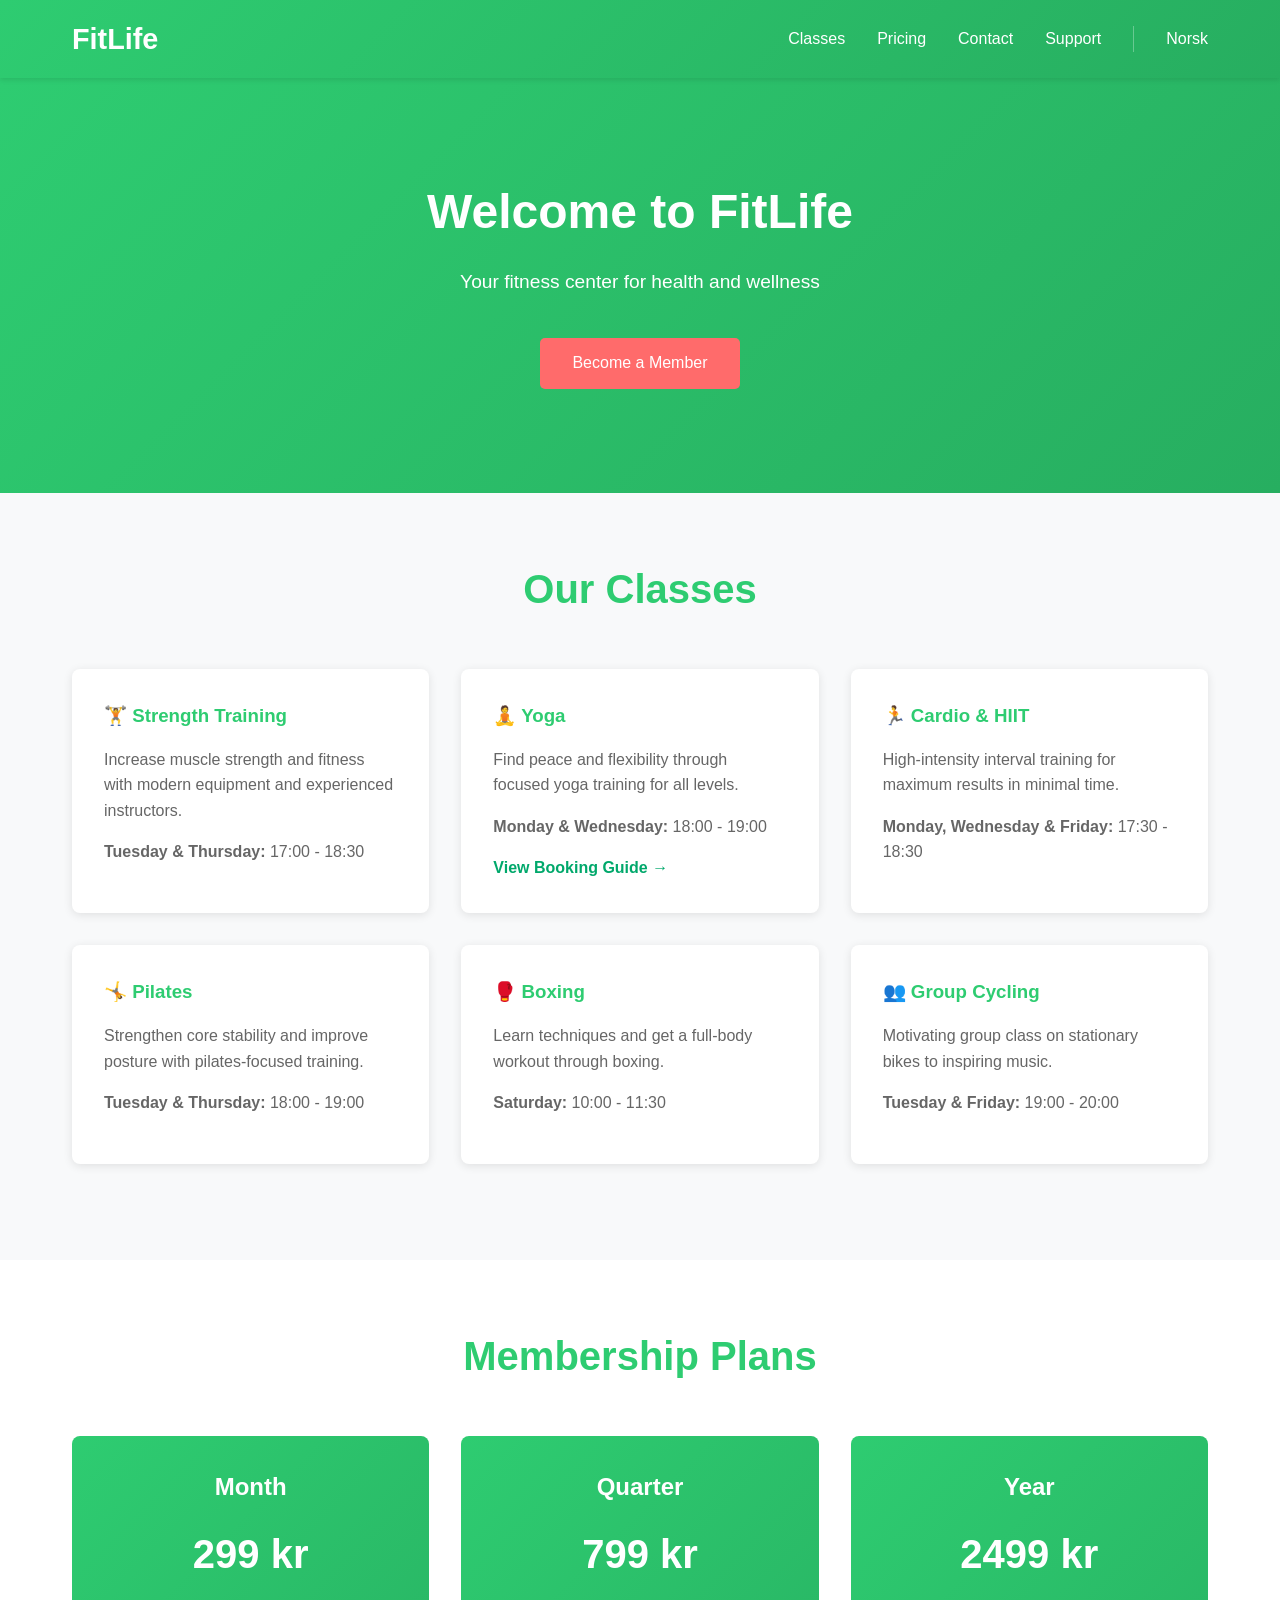
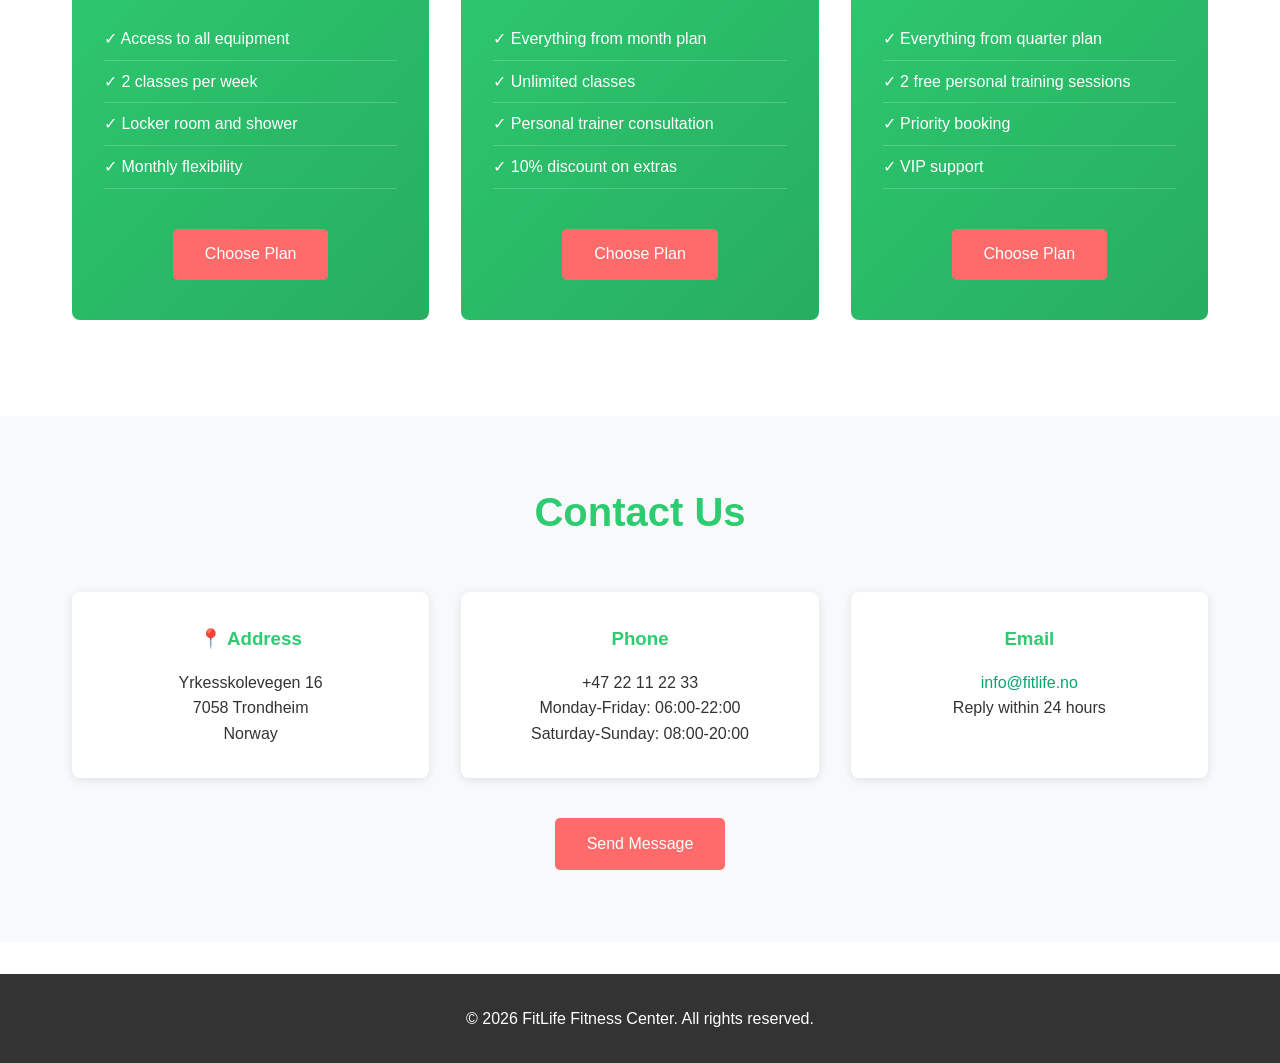
<file: index_en.html>
<!DOCTYPE html>
<html lang="en">
<head>
    <meta charset="UTF-8">
    <meta name="viewport" content="width=device-width, initial-scale=1.0">
    <title>FitLife - Fitness Center</title>
    <link rel="stylesheet" href="style.css">
</head>
<body>
    <!-- Header -->
    <header>
        <div class="header-container">
            <div class="logo">FitLife</div>
            <nav>
                <ul>
                    <li><a href="#classes">Classes</a></li>
                    <li><a href="#pricing">Pricing</a></li>
                    <li><a href="#contact">Contact</a></li>
                    <li><a href="index1_en.html">Support</a></li>
                    <li style="border-left: 1px solid rgba(255,255,255,0.3); padding-left: 2rem;"><a href="index.html">Norsk</a></li>
                </ul>
            </nav>
        </div>
    </header>

    <!-- Hero Section -->
    <section class="hero">
        <h1>Welcome to FitLife</h1>
        <p>Your fitness center for health and wellness</p>
        <a href="#contact" class="btn">Become a Member</a>
    </section>

    <!-- Classes Section -->
    <section class="classes" id="classes">
        <div class="container">
            <h2>Our Classes</h2>
            <div class="class-grid">
                <div class="class-card">
                    <h3>🏋️ Strength Training</h3>
                    <p>Increase muscle strength and fitness with modern equipment and experienced instructors.</p>
                    <p><strong>Tuesday & Thursday:</strong> 17:00 - 18:30</p>
                </div>
                <div class="class-card">
                    <h3>🧘 Yoga</h3>
                    <p>Find peace and flexibility through focused yoga training for all levels.</p>
                    <p><strong>Monday & Wednesday:</strong> 18:00 - 19:00</p>
                    <a href="yoga_guide_en.html" style="color: #00a86b; text-decoration: none; font-weight: bold;">View Booking Guide →</a>
                </div>
                <div class="class-card">
                    <h3>🏃 Cardio & HIIT</h3>
                    <p>High-intensity interval training for maximum results in minimal time.</p>
                    <p><strong>Monday, Wednesday & Friday:</strong> 17:30 - 18:30</p>
                </div>
                <div class="class-card">
                    <h3>🤸 Pilates</h3>
                    <p>Strengthen core stability and improve posture with pilates-focused training.</p>
                    <p><strong>Tuesday & Thursday:</strong> 18:00 - 19:00</p>
                </div>
                <div class="class-card">
                    <h3>🥊 Boxing</h3>
                    <p>Learn techniques and get a full-body workout through boxing.</p>
                    <p><strong>Saturday:</strong> 10:00 - 11:30</p>
                </div>
                <div class="class-card">
                    <h3>👥 Group Cycling</h3>
                    <p>Motivating group class on stationary bikes to inspiring music.</p>
                    <p><strong>Tuesday & Friday:</strong> 19:00 - 20:00</p>
                </div>
            </div>
        </div>
    </section>

    <!-- Pricing Section -->
    <section class="pricing" id="pricing">
        <div class="container">
            <h2>Membership Plans</h2>
            <div class="pricing-grid">
                <div class="price-card">
                    <h3>Month</h3>
                    <div class="price">299 kr</div>
                    <ul class="price-features">
                        <li>✓ Access to all equipment</li>
                        <li>✓ 2 classes per week</li>
                        <li>✓ Locker room and shower</li>
                        <li>✓ Monthly flexibility</li>
                    </ul>
                    <a href="#contact" class="btn">Choose Plan</a>
                </div>
                <div class="price-card">
                    <h3>Quarter</h3>
                    <div class="price">799 kr</div>
                    <ul class="price-features">
                        <li>✓ Everything from month plan</li>
                        <li>✓ Unlimited classes</li>
                        <li>✓ Personal trainer consultation</li>
                        <li>✓ 10% discount on extras</li>
                    </ul>
                    <a href="#contact" class="btn">Choose Plan</a>
                </div>
                <div class="price-card">
                    <h3>Year</h3>
                    <div class="price">2499 kr</div>
                    <ul class="price-features">
                        <li>✓ Everything from quarter plan</li>
                        <li>✓ 2 free personal training sessions</li>
                        <li>✓ Priority booking</li>
                        <li>✓ VIP support</li>
                    </ul>
                    <a href="#contact" class="btn">Choose Plan</a>
                </div>
            </div>
        </div>
    </section>

    <!-- Contact Section -->
    <section class="contact" id="contact">
        <div class="container">
            <h2>Contact Us</h2>
            <div class="contact-info">
                <div class="info-box">
                    <h3>📍 Address</h3>
                    <p>Yrkesskolevegen 16<br>7058 Trondheim<br>Norway</p>
                </div>
                <div class="info-box">
                    <h3>Phone</h3>
                    <p>+47 22 11 22 33<br>Monday-Friday: 06:00-22:00<br>Saturday-Sunday: 08:00-20:00</p>
                </div>
                <div class="info-box">
                    <h3>Email</h3>
                    <p><a href="mailto:info@fitlife.no" style="color: #00a86b; text-decoration: none;">info@fitlife.no</a><br>Reply within 24 hours</p>
                </div>
            </div>
            <a href="mailto:info@fitlife.no" class="btn">Send Message</a>
        </div>
    </section>

    <!-- Footer -->
    <footer>
        <p>&copy; 2026 FitLife Fitness Center. All rights reserved.</p>
    </footer>
</body>
</html>
</file>
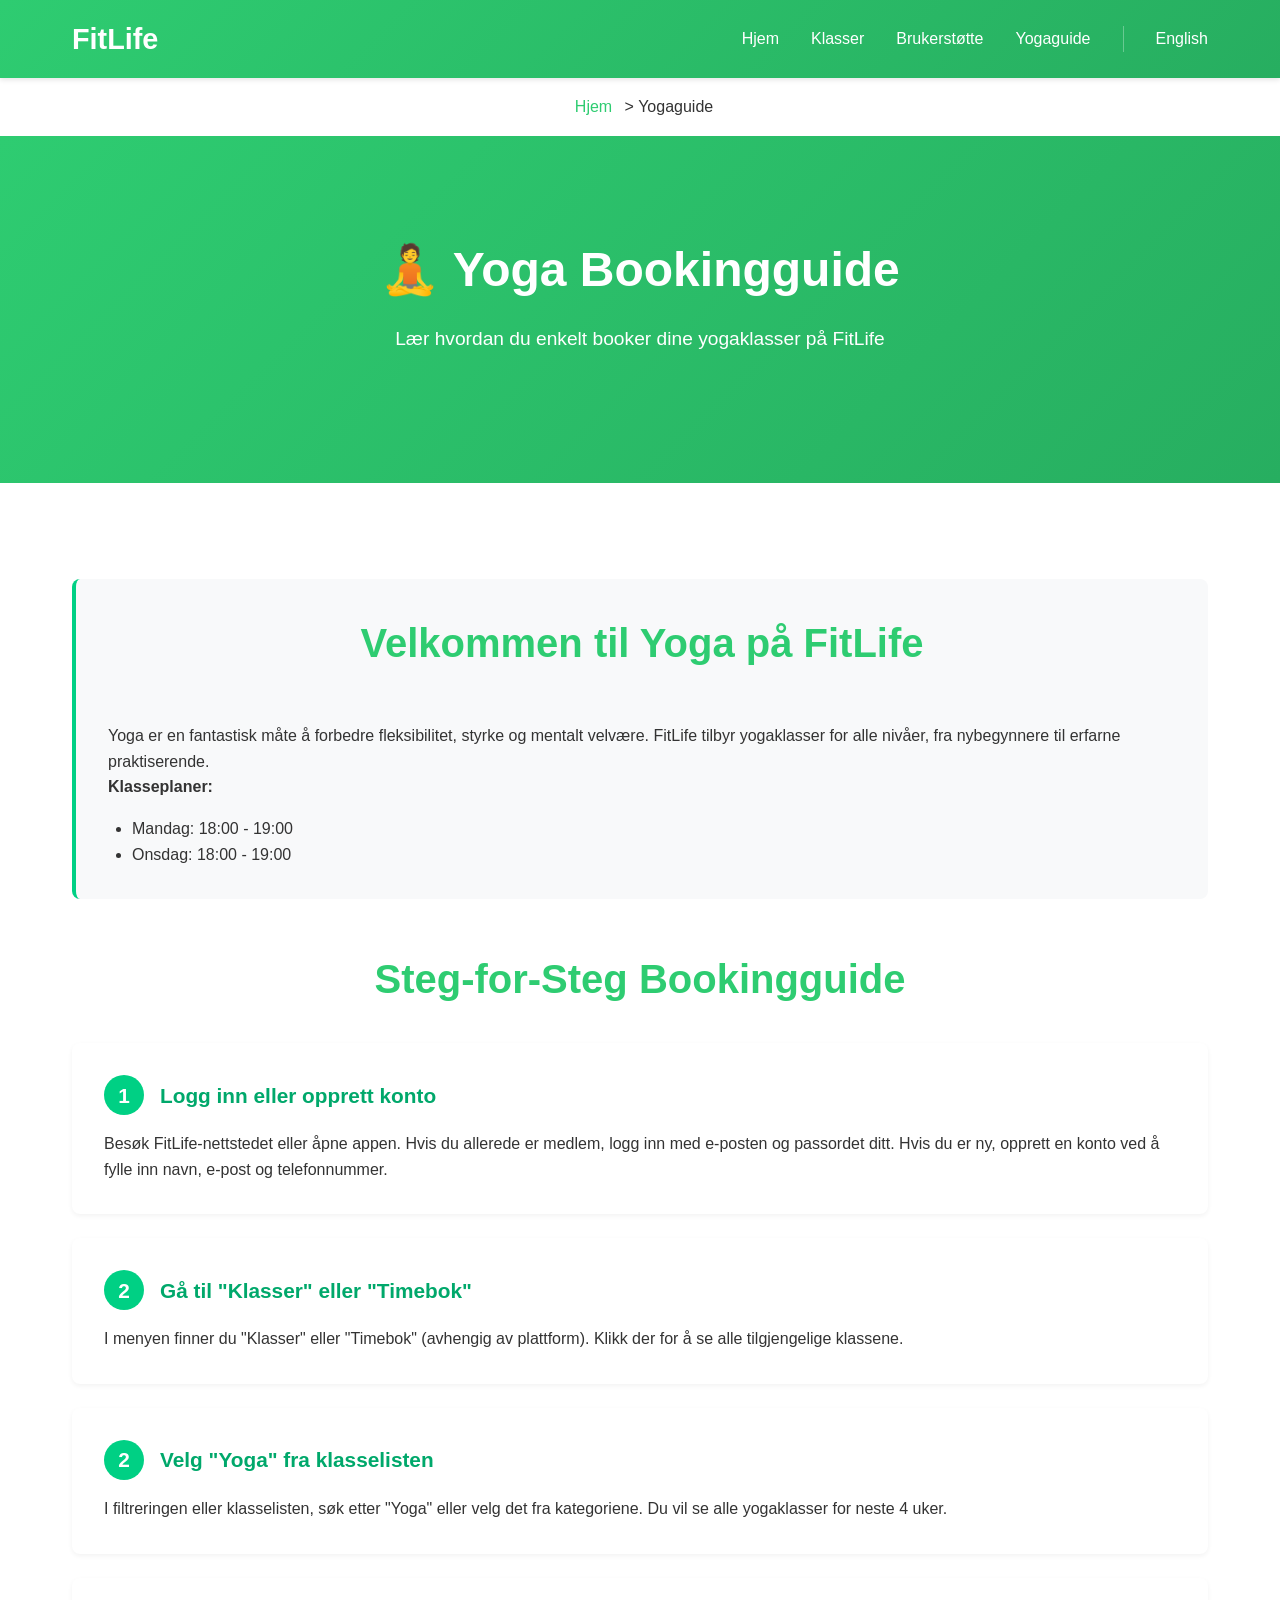
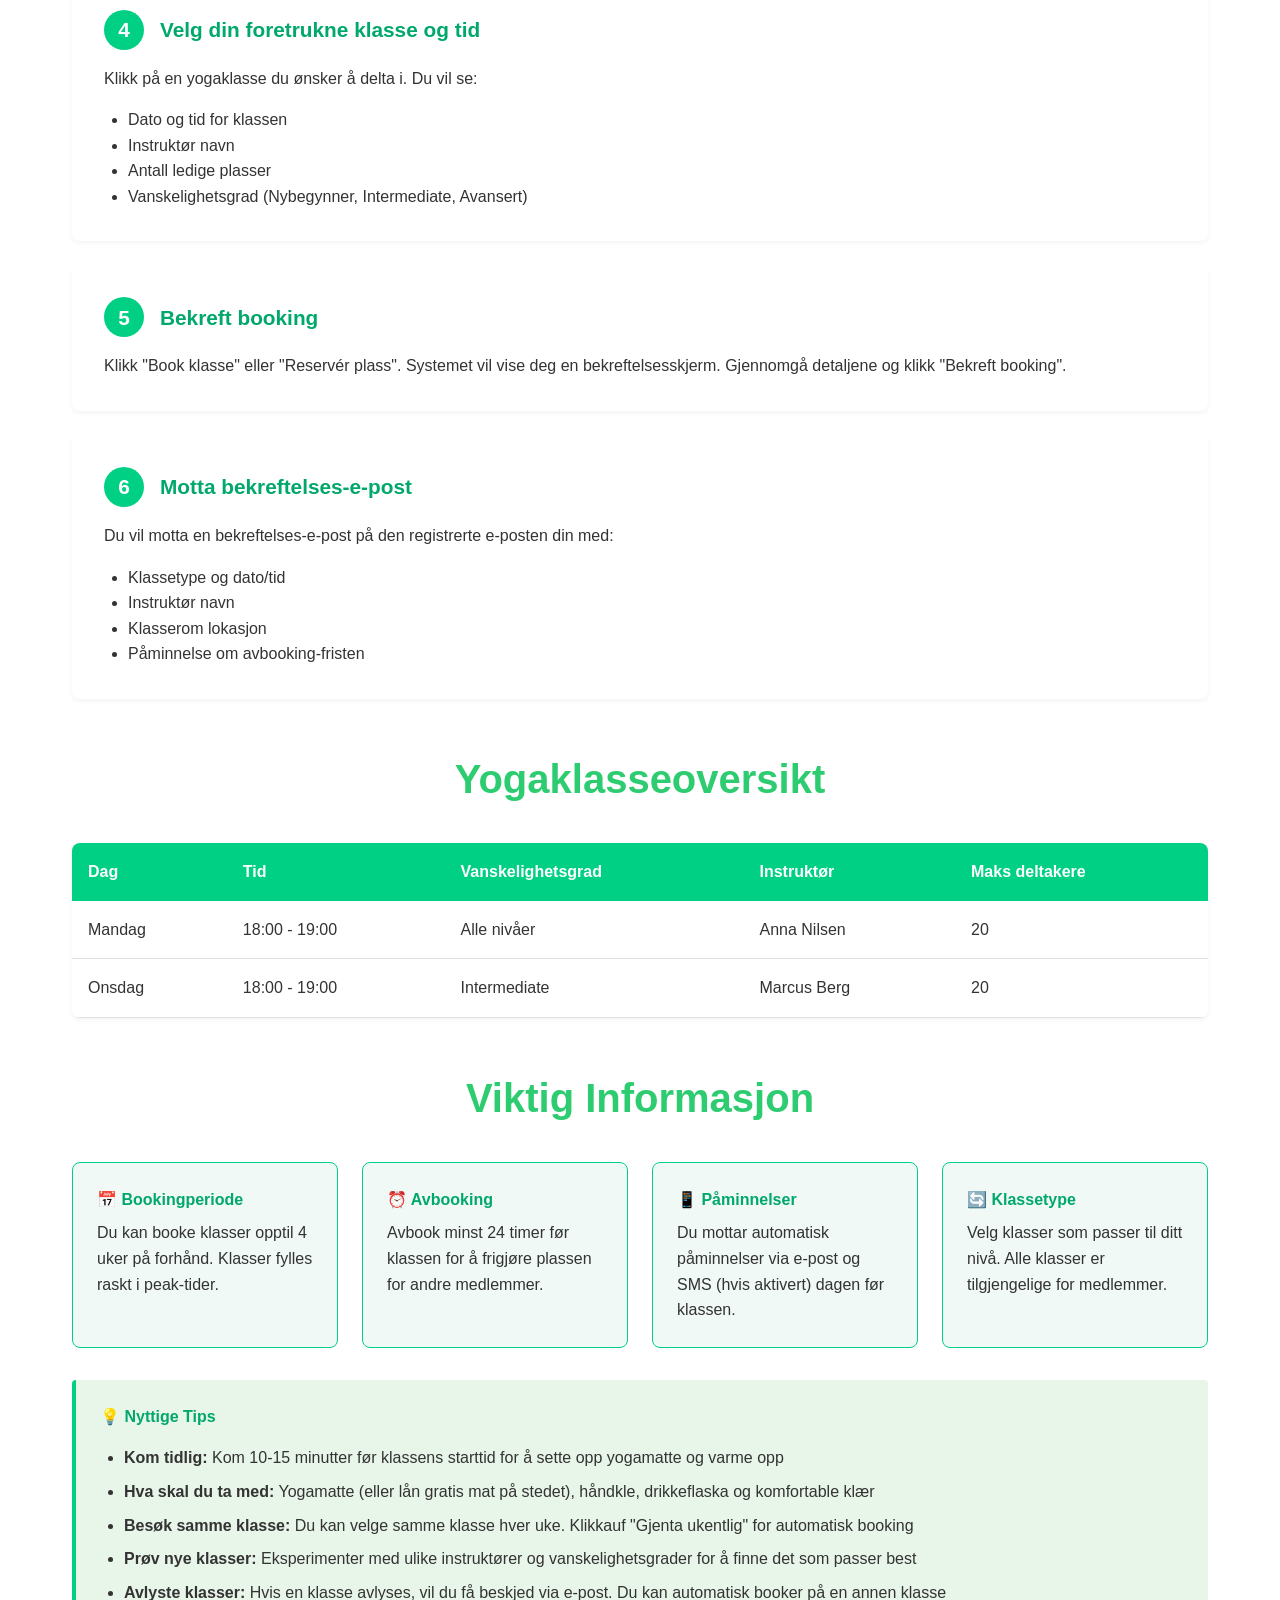
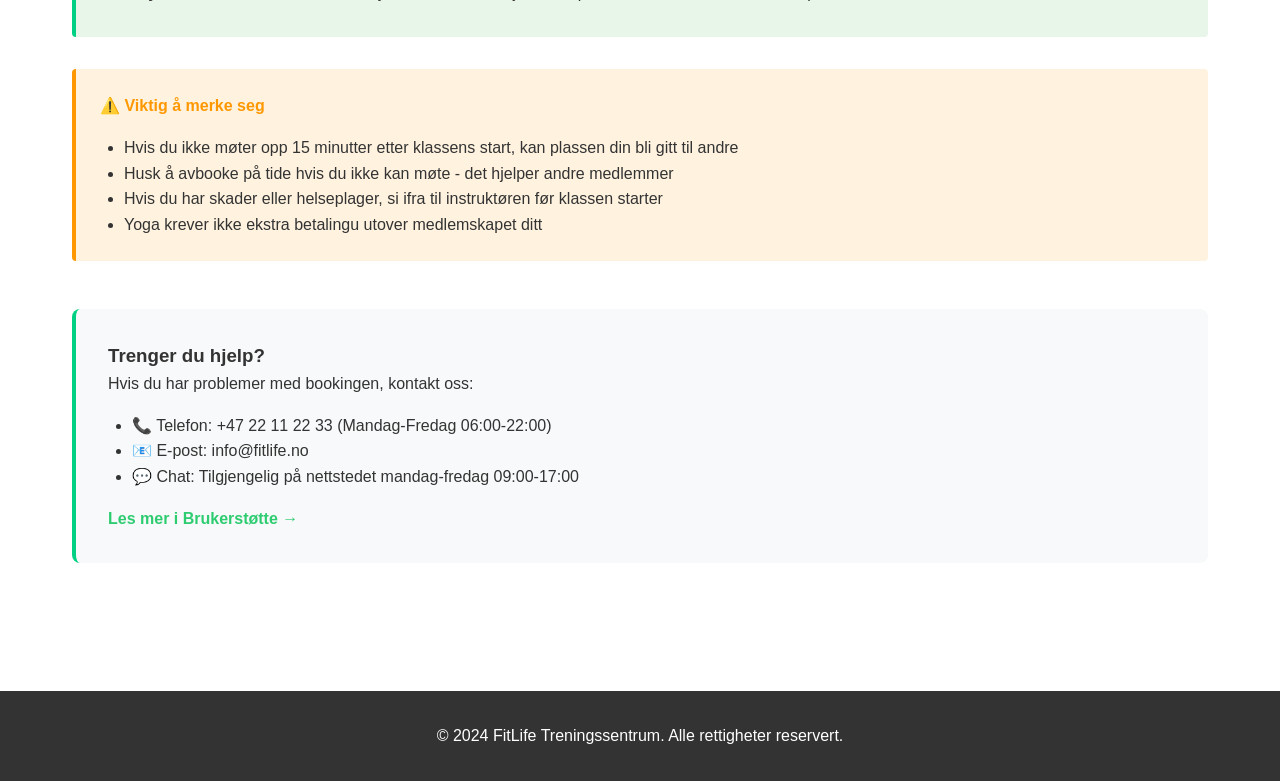
<file: yoga_guide.html>
<!DOCTYPE html>
<html lang="no">
<head>
    <meta charset="UTF-8">
    <meta name="viewport" content="width=device-width, initial-scale=1.0">
    <title>Yogaklasse Bookingguide - FitLife</title>
    <link rel="stylesheet" href="style.css">
    <style>
        .guide-section {
            background: #f8f9fa;
            padding: 2rem;
            margin: 2rem 0;
            border-radius: 8px;
            border-left: 4px solid #00d084;
        }

        .step {
            background: white;
            padding: 2rem;
            margin: 1.5rem 0;
            border-radius: 8px;
            box-shadow: 0 2px 5px rgba(0,0,0,0.05);
        }

        .step h3 {
            color: #00a86b;
            font-size: 1.3rem;
            margin-bottom: 1rem;
            display: flex;
            align-items: center;
        }

        .step-number {
            background: #00d084;
            color: white;
            width: 40px;
            height: 40px;
            border-radius: 50%;
            display: flex;
            align-items: center;
            justify-content: center;
            font-weight: bold;
            margin-right: 1rem;
            flex-shrink: 0;
        }

        .info-grid {
            display: grid;
            grid-template-columns: repeat(auto-fit, minmax(200px, 1fr));
            gap: 1.5rem;
            margin: 2rem 0;
        }

        .info-card {
            background: #f0f9f6;
            padding: 1.5rem;
            border-radius: 8px;
            border: 1px solid #00d084;
        }

        .info-card h4 {
            color: #00a86b;
            margin-bottom: 0.5rem;
        }

        .schedule-table {
            width: 100%;
            border-collapse: collapse;
            margin: 2rem 0;
            background: white;
            border-radius: 8px;
            overflow: hidden;
            box-shadow: 0 2px 5px rgba(0,0,0,0.05);
        }

        .schedule-table th {
            background: #00d084;
            color: white;
            padding: 1rem;
            text-align: left;
            font-weight: bold;
        }

        .schedule-table td {
            padding: 1rem;
            border-bottom: 1px solid #e0e0e0;
        }

        .schedule-table tr:hover {
            background-color: #f8f9fa;
        }

        .tips-box {
            background: #e8f5e9;
            border-left: 4px solid #00d084;
            padding: 1.5rem;
            margin: 2rem 0;
            border-radius: 4px;
        }

        .tips-box h4 {
            color: #00a86b;
            margin-bottom: 1rem;
        }

        .tips-box ul {
            margin-left: 1.5rem;
        }

        .tips-box li {
            margin: 0.5rem 0;
            color: #333;
        }

        .warning-box {
            background: #fff3e0;
            border-left: 4px solid #ff9800;
            padding: 1.5rem;
            margin: 2rem 0;
            border-radius: 4px;
        }

        .warning-box h4 {
            color: #ff9800;
            margin-bottom: 1rem;
        }
    </style>
</head>
<body>
    <!-- Header -->
    <header>
        <div class="header-container">
            <a href="index.html" class="logo" style="text-decoration: none; color: white;">FitLife</a>
            <nav>
                <ul>
                    <li><a href="index.html">Hjem</a></li>
                    <li><a href="index.html#classes">Klasser</a></li>
                    <li><a href="index1.html">Brukerstøtte</a></li>
                    <li><a href="yoga_guide.html">Yogaguide</a></li>
                    <li style="border-left: 1px solid rgba(255,255,255,0.3); padding-left: 2rem;"><a href="yoga_guide_en.html">English</a></li>
                </ul>
            </nav>
        </div>
    </header>

    <!-- Breadcrumb -->
    <div class="breadcrumb">
        <a href="index.html">Hjem</a> > <span>Yogaguide</span>
    </div>

    <!-- Hero Section -->
    <section class="hero">
        <h1>🧘 Yoga Bookingguide</h1>
        <p>Lær hvordan du enkelt booker dine yogaklasser på FitLife</p>
    </section>

    <!-- Main Content -->
    <section class="container" style="padding: 4rem 2rem;">
        
        <!-- Introduksjon -->
        <div class="guide-section">
            <h2>Velkommen til Yoga på FitLife</h2>
            <p>Yoga er en fantastisk måte å forbedre fleksibilitet, styrke og mentalt velvære. FitLife tilbyr yogaklasser for alle nivåer, fra nybegynnere til erfarne praktiserende.</p>
            <p><strong>Klasseplaner:</strong></p>
            <ul style="margin: 1rem 0 0 1.5rem;">
                <li>Mandag: 18:00 - 19:00</li>
                <li>Onsdag: 18:00 - 19:00</li>
            </ul>
        </div>

        <!-- Steg-for-steg guide -->
        <h2 style="color: #2ecc71; margin: 3rem 0 2rem 0;">Steg-for-Steg Bookingguide</h2>

        <div class="step">
            <h3>
                <span class="step-number">1</span>
                Logg inn eller opprett konto
            </h3>
            <p>Besøk FitLife-nettstedet eller åpne appen. Hvis du allerede er medlem, logg inn med e-posten og passordet ditt. Hvis du er ny, opprett en konto ved å fylle inn navn, e-post og telefonnummer.</p>
        </div>

        <div class="step">
            <h3>
                <span class="step-number">2</span>
                Gå til "Klasser" eller "Timebok"
            </h3>
            <p>I menyen finner du "Klasser" eller "Timebok" (avhengig av plattform). Klikk der for å se alle tilgjengelige klassene.</p>
        </div>

        <div class="step">
            <h3>
                <span class="step-number">2</span>
                Velg "Yoga" fra klasselisten
            </h3>
            <p>I filtreringen eller klasselisten, søk etter "Yoga" eller velg det fra kategoriene. Du vil se alle yogaklasser for neste 4 uker.</p>
        </div>

        <div class="step">
            <h3>
                <span class="step-number">4</span>
                Velg din foretrukne klasse og tid
            </h3>
            <p>Klikk på en yogaklasse du ønsker å delta i. Du vil se:</p>
            <ul style="margin: 1rem 0 0 1.5rem;">
                <li>Dato og tid for klassen</li>
                <li>Instruktør navn</li>
                <li>Antall ledige plasser</li>
                <li>Vanskelighetsgrad (Nybegynner, Intermediate, Avansert)</li>
            </ul>
        </div>

        <div class="step">
            <h3>
                <span class="step-number">5</span>
                Bekreft booking
            </h3>
            <p>Klikk "Book klasse" eller "Reservér plass". Systemet vil vise deg en bekreftelsesskjerm. Gjennomgå detaljene og klikk "Bekreft booking".</p>
        </div>

        <div class="step">
            <h3>
                <span class="step-number">6</span>
                Motta bekreftelses-e-post
            </h3>
            <p>Du vil motta en bekreftelses-e-post på den registrerte e-posten din med:</p>
            <ul style="margin: 1rem 0 0 1.5rem;">
                <li>Klassetype og dato/tid</li>
                <li>Instruktør navn</li>
                <li>Klasserom lokasjon</li>
                <li>Påminnelse om avbooking-fristen</li>
            </ul>
        </div>

        <!-- Yogaklasseoversikt -->
        <h2 style="color: #2ecc71; margin: 3rem 0 2rem 0;">Yogaklasseoversikt</h2>
        
        <table class="schedule-table">
            <thead>
                <tr>
                    <th>Dag</th>
                    <th>Tid</th>
                    <th>Vanskelighetsgrad</th>
                    <th>Instruktør</th>
                    <th>Maks deltakere</th>
                </tr>
            </thead>
            <tbody>
                <tr>
                    <td>Mandag</td>
                    <td>18:00 - 19:00</td>
                    <td>Alle nivåer</td>
                    <td>Anna Nilsen</td>
                    <td>20</td>
                </tr>
                <tr>
                    <td>Onsdag</td>
                    <td>18:00 - 19:00</td>
                    <td>Intermediate</td>
                    <td>Marcus Berg</td>
                    <td>20</td>
                </tr>
            </tbody>
        </table>

        <!-- Informasjon -->
        <h2 style="color: #2ecc71; margin: 3rem 0 2rem 0;">Viktig Informasjon</h2>

        <div class="info-grid">
            <div class="info-card">
                <h4>📅 Bookingperiode</h4>
                <p>Du kan booke klasser opptil 4 uker på forhånd. Klasser fylles raskt i peak-tider.</p>
            </div>

            <div class="info-card">
                <h4>⏰ Avbooking</h4>
                <p>Avbook minst 24 timer før klassen for å frigjøre plassen for andre medlemmer.</p>
            </div>

            <div class="info-card">
                <h4>📱 Påminnelser</h4>
                <p>Du mottar automatisk påminnelser via e-post og SMS (hvis aktivert) dagen før klassen.</p>
            </div>

            <div class="info-card">
                <h4>🔄 Klassetype</h4>
                <p>Velg klasser som passer til ditt nivå. Alle klasser er tilgjengelige for medlemmer.</p>
            </div>
        </div>

        <!-- Tips -->
        <div class="tips-box">
            <h4>💡 Nyttige Tips</h4>
            <ul>
                <li><strong>Kom tidlig:</strong> Kom 10-15 minutter før klassens starttid for å sette opp yogamatte og varme opp</li>
                <li><strong>Hva skal du ta med:</strong> Yogamatte (eller lån gratis mat på stedet), håndkle, drikkeflaska og komfortable klær</li>
                <li><strong>Besøk samme klasse:</strong> Du kan velge samme klasse hver uke. Klikkauf "Gjenta ukentlig" for automatisk booking</li>
                <li><strong>Prøv nye klasser:</strong> Eksperimenter med ulike instruktører og vanskelighetsgrader for å finne det som passer best</li>
                <li><strong>Avlyste klasser:</strong> Hvis en klasse avlyses, vil du få beskjed via e-post. Du kan automatisk booker på en annen klasse</li>
            </ul>
        </div>

        <!-- Advarsler -->
        <div class="warning-box">
            <h4>⚠️ Viktig å merke seg</h4>
            <ul style="margin: 1rem 0 0 1.5rem;">
                <li>Hvis du ikke møter opp 15 minutter etter klassens start, kan plassen din bli gitt til andre</li>
                <li>Husk å avbooke på tide hvis du ikke kan møte - det hjelper andre medlemmer</li>
                <li>Hvis du har skader eller helseplager, si ifra til instruktøren før klassen starter</li>
                <li>Yoga krever ikke ekstra betalingu utover medlemskapet ditt</li>
            </ul>
        </div>

        <!-- Kontakt -->
        <div class="guide-section" style="margin-top: 3rem;">
            <h3>Trenger du hjelp?</h3>
            <p>Hvis du har problemer med bookingen, kontakt oss:</p>
            <ul style="margin: 1rem 0 0 1.5rem;">
                <li>📞 Telefon: +47 22 11 22 33 (Mandag-Fredag 06:00-22:00)</li>
                <li>📧 E-post: info@fitlife.no</li>
                <li>💬 Chat: Tilgjengelig på nettstedet mandag-fredag 09:00-17:00</li>
            </ul>
            <p style="margin-top: 1rem;"><a href="index1.html" style="color: #2ecc71; font-weight: bold; text-decoration: none;">Les mer i Brukerstøtte →</a></p>
        </div>

    </section>

    <!-- Footer -->
    <footer>
        <p>&copy; 2024 FitLife Treningssentrum. Alle rettigheter reservert.</p>
    </footer>
</body>
</html>
</file>
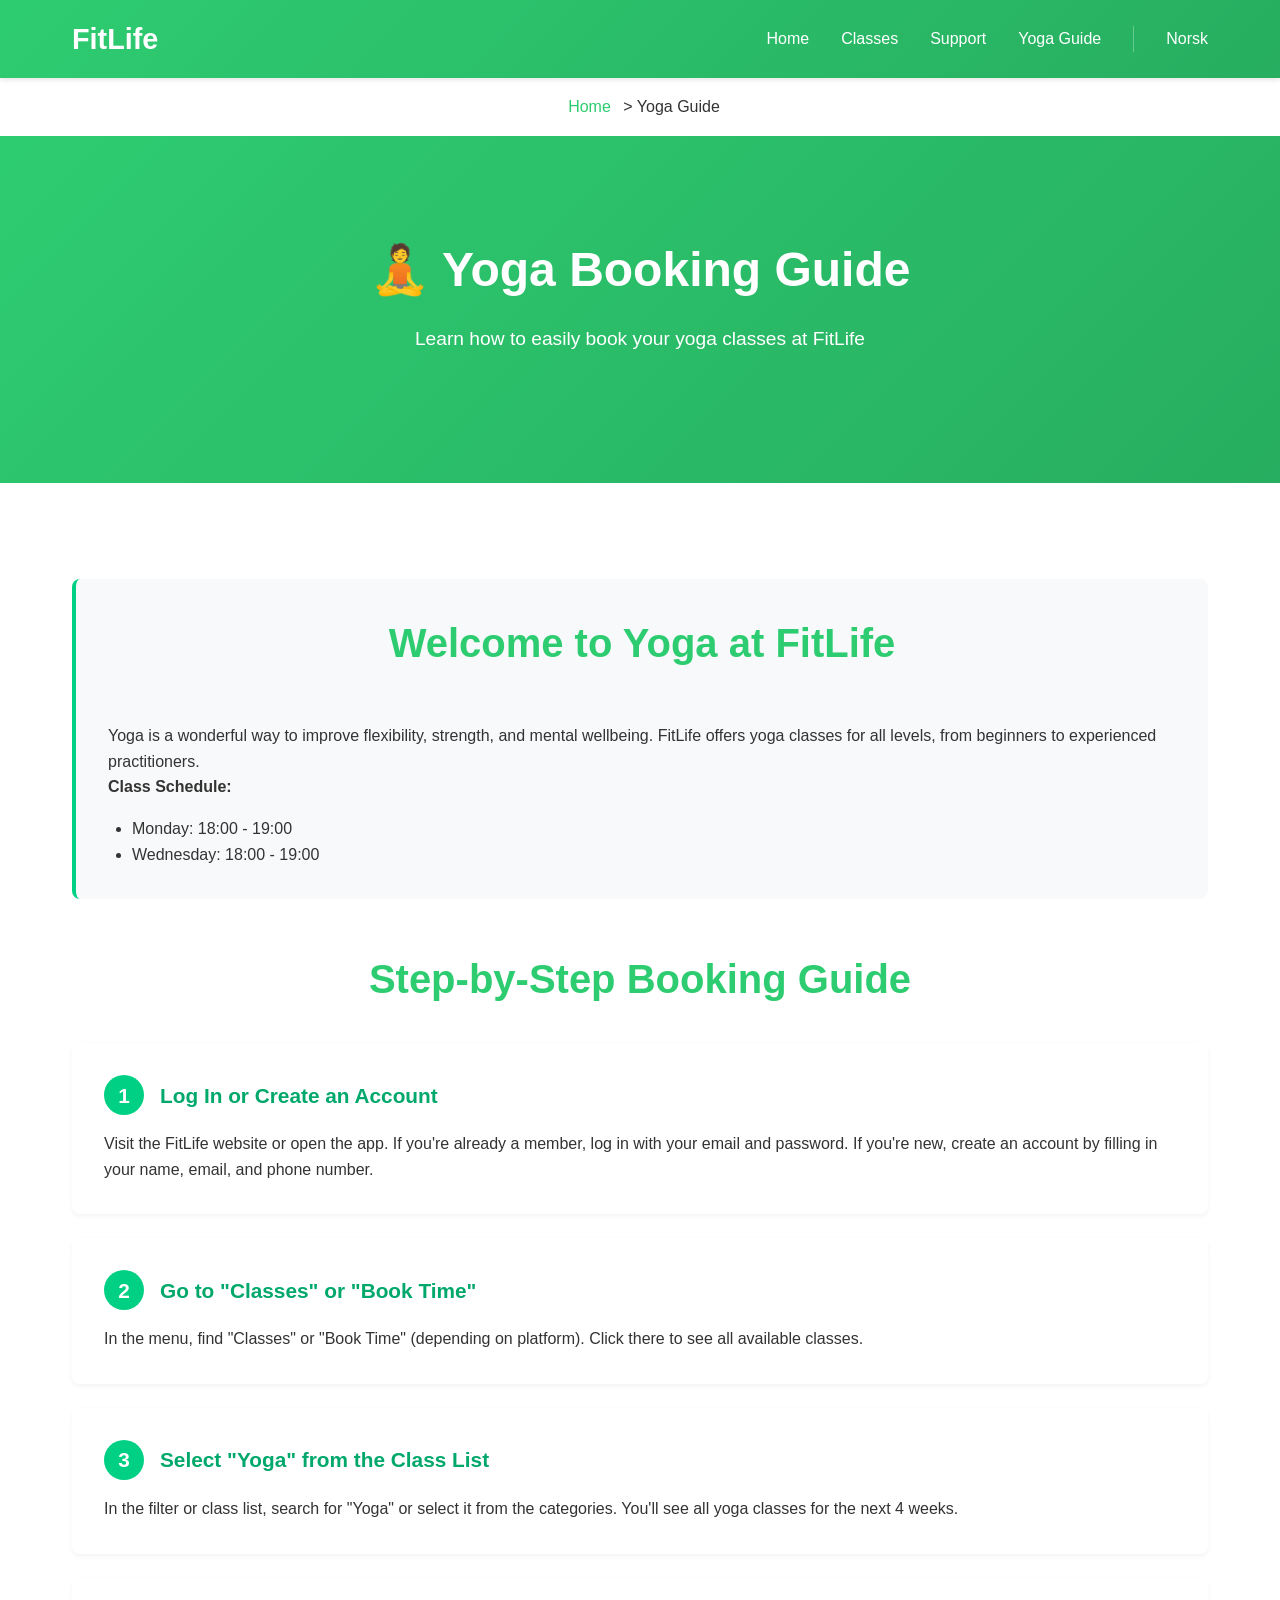
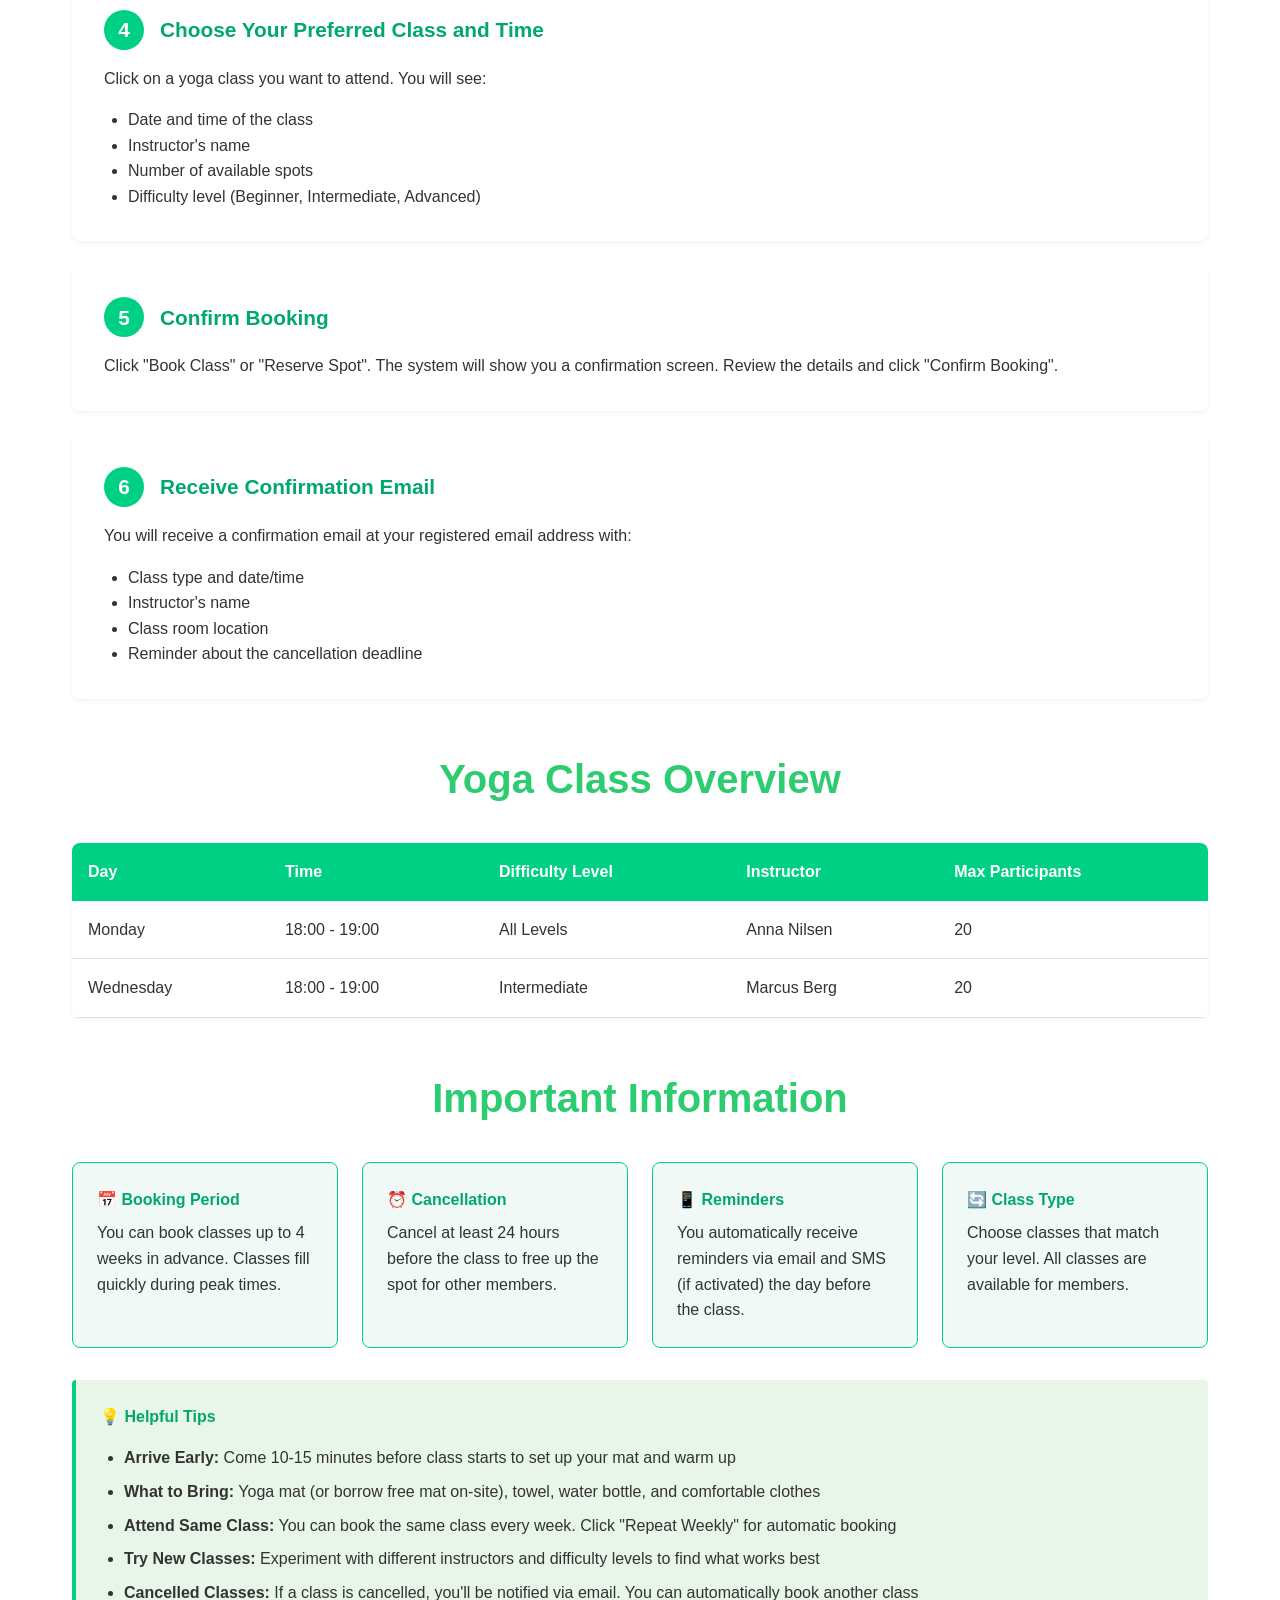
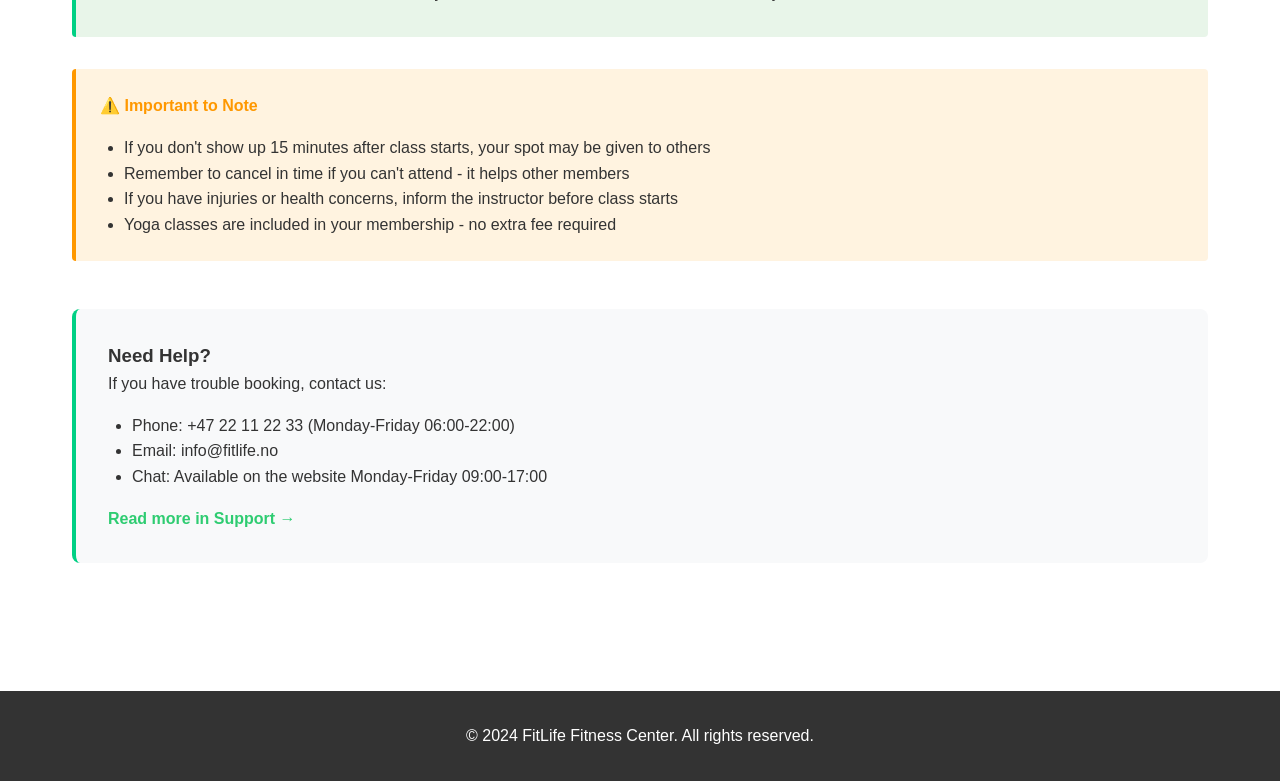
<file: yoga_guide_en.html>
<!DOCTYPE html>
<html lang="en">
<head>
    <meta charset="UTF-8">
    <meta name="viewport" content="width=device-width, initial-scale=1.0">
    <title>Yoga Class Booking Guide - FitLife</title>
    <link rel="stylesheet" href="style.css">
    <style>
        .guide-section {
            background: #f8f9fa;
            padding: 2rem;
            margin: 2rem 0;
            border-radius: 8px;
            border-left: 4px solid #00d084;
        }

        .step {
            background: white;
            padding: 2rem;
            margin: 1.5rem 0;
            border-radius: 8px;
            box-shadow: 0 2px 5px rgba(0,0,0,0.05);
        }

        .step h3 {
            color: #00a86b;
            font-size: 1.3rem;
            margin-bottom: 1rem;
            display: flex;
            align-items: center;
        }

        .step-number {
            background: #00d084;
            color: white;
            width: 40px;
            height: 40px;
            border-radius: 50%;
            display: flex;
            align-items: center;
            justify-content: center;
            font-weight: bold;
            margin-right: 1rem;
            flex-shrink: 0;
        }

        .info-grid {
            display: grid;
            grid-template-columns: repeat(auto-fit, minmax(200px, 1fr));
            gap: 1.5rem;
            margin: 2rem 0;
        }

        .info-card {
            background: #f0f9f6;
            padding: 1.5rem;
            border-radius: 8px;
            border: 1px solid #00d084;
        }

        .info-card h4 {
            color: #00a86b;
            margin-bottom: 0.5rem;
        }

        .schedule-table {
            width: 100%;
            border-collapse: collapse;
            margin: 2rem 0;
            background: white;
            border-radius: 8px;
            overflow: hidden;
            box-shadow: 0 2px 5px rgba(0,0,0,0.05);
        }

        .schedule-table th {
            background: #00d084;
            color: white;
            padding: 1rem;
            text-align: left;
            font-weight: bold;
        }

        .schedule-table td {
            padding: 1rem;
            border-bottom: 1px solid #e0e0e0;
        }

        .schedule-table tr:hover {
            background-color: #f8f9fa;
        }

        .tips-box {
            background: #e8f5e9;
            border-left: 4px solid #00d084;
            padding: 1.5rem;
            margin: 2rem 0;
            border-radius: 4px;
        }

        .tips-box h4 {
            color: #00a86b;
            margin-bottom: 1rem;
        }

        .tips-box ul {
            margin-left: 1.5rem;
        }

        .tips-box li {
            margin: 0.5rem 0;
            color: #333;
        }

        .warning-box {
            background: #fff3e0;
            border-left: 4px solid #ff9800;
            padding: 1.5rem;
            margin: 2rem 0;
            border-radius: 4px;
        }

        .warning-box h4 {
            color: #ff9800;
            margin-bottom: 1rem;
        }
    </style>
</head>
<body>
    <!-- Header -->
    <header>
        <div class="header-container">
            <a href="index_en.html" class="logo" style="text-decoration: none; color: white;">FitLife</a>
            <nav>
                <ul>
                    <li><a href="index_en.html">Home</a></li>
                    <li><a href="index_en.html#classes">Classes</a></li>
                    <li><a href="index1_en.html">Support</a></li>
                    <li><a href="yoga_guide_en.html">Yoga Guide</a></li>
                    <li style="border-left: 1px solid rgba(255,255,255,0.3); padding-left: 2rem;"><a href="yoga_guide.html">Norsk</a></li>
                </ul>
            </nav>
        </div>
    </header>

    <!-- Breadcrumb -->
    <div class="breadcrumb">
        <a href="index_en.html">Home</a> > <span>Yoga Guide</span>
    </div>

    <!-- Hero Section -->
    <section class="hero">
        <h1>🧘 Yoga Booking Guide</h1>
        <p>Learn how to easily book your yoga classes at FitLife</p>
    </section>

    <!-- Main Content -->
    <section class="container" style="padding: 4rem 2rem;">
        
        <!-- Introduction -->
        <div class="guide-section">
            <h2>Welcome to Yoga at FitLife</h2>
            <p>Yoga is a wonderful way to improve flexibility, strength, and mental wellbeing. FitLife offers yoga classes for all levels, from beginners to experienced practitioners.</p>
            <p><strong>Class Schedule:</strong></p>
            <ul style="margin: 1rem 0 0 1.5rem;">
                <li>Monday: 18:00 - 19:00</li>
                <li>Wednesday: 18:00 - 19:00</li>
            </ul>
        </div>

        <!-- Step-by-step guide -->
        <h2 style="color: #2ecc71; margin: 3rem 0 2rem 0;">Step-by-Step Booking Guide</h2>

        <div class="step">
            <h3>
                <span class="step-number">1</span>
                Log In or Create an Account
            </h3>
            <p>Visit the FitLife website or open the app. If you're already a member, log in with your email and password. If you're new, create an account by filling in your name, email, and phone number.</p>
        </div>

        <div class="step">
            <h3>
                <span class="step-number">2</span>
                Go to "Classes" or "Book Time"
            </h3>
            <p>In the menu, find "Classes" or "Book Time" (depending on platform). Click there to see all available classes.</p>
        </div>

        <div class="step">
            <h3>
                <span class="step-number">3</span>
                Select "Yoga" from the Class List
            </h3>
            <p>In the filter or class list, search for "Yoga" or select it from the categories. You'll see all yoga classes for the next 4 weeks.</p>
        </div>

        <div class="step">
            <h3>
                <span class="step-number">4</span>
                Choose Your Preferred Class and Time
            </h3>
            <p>Click on a yoga class you want to attend. You will see:</p>
            <ul style="margin: 1rem 0 0 1.5rem;">
                <li>Date and time of the class</li>
                <li>Instructor's name</li>
                <li>Number of available spots</li>
                <li>Difficulty level (Beginner, Intermediate, Advanced)</li>
            </ul>
        </div>

        <div class="step">
            <h3>
                <span class="step-number">5</span>
                Confirm Booking
            </h3>
            <p>Click "Book Class" or "Reserve Spot". The system will show you a confirmation screen. Review the details and click "Confirm Booking".</p>
        </div>

        <div class="step">
            <h3>
                <span class="step-number">6</span>
                Receive Confirmation Email
            </h3>
            <p>You will receive a confirmation email at your registered email address with:</p>
            <ul style="margin: 1rem 0 0 1.5rem;">
                <li>Class type and date/time</li>
                <li>Instructor's name</li>
                <li>Class room location</li>
                <li>Reminder about the cancellation deadline</li>
            </ul>
        </div>

        <!-- Yoga Class Overview -->
        <h2 style="color: #2ecc71; margin: 3rem 0 2rem 0;">Yoga Class Overview</h2>
        
        <table class="schedule-table">
            <thead>
                <tr>
                    <th>Day</th>
                    <th>Time</th>
                    <th>Difficulty Level</th>
                    <th>Instructor</th>
                    <th>Max Participants</th>
                </tr>
            </thead>
            <tbody>
                <tr>
                    <td>Monday</td>
                    <td>18:00 - 19:00</td>
                    <td>All Levels</td>
                    <td>Anna Nilsen</td>
                    <td>20</td>
                </tr>
                <tr>
                    <td>Wednesday</td>
                    <td>18:00 - 19:00</td>
                    <td>Intermediate</td>
                    <td>Marcus Berg</td>
                    <td>20</td>
                </tr>
            </tbody>
        </table>

        <!-- Important Information -->
        <h2 style="color: #2ecc71; margin: 3rem 0 2rem 0;">Important Information</h2>

        <div class="info-grid">
            <div class="info-card">
                <h4>📅 Booking Period</h4>
                <p>You can book classes up to 4 weeks in advance. Classes fill quickly during peak times.</p>
            </div>

            <div class="info-card">
                <h4>⏰ Cancellation</h4>
                <p>Cancel at least 24 hours before the class to free up the spot for other members.</p>
            </div>

            <div class="info-card">
                <h4>📱 Reminders</h4>
                <p>You automatically receive reminders via email and SMS (if activated) the day before the class.</p>
            </div>

            <div class="info-card">
                <h4>🔄 Class Type</h4>
                <p>Choose classes that match your level. All classes are available for members.</p>
            </div>
        </div>

        <!-- Tips -->
        <div class="tips-box">
            <h4>💡 Helpful Tips</h4>
            <ul>
                <li><strong>Arrive Early:</strong> Come 10-15 minutes before class starts to set up your mat and warm up</li>
                <li><strong>What to Bring:</strong> Yoga mat (or borrow free mat on-site), towel, water bottle, and comfortable clothes</li>
                <li><strong>Attend Same Class:</strong> You can book the same class every week. Click "Repeat Weekly" for automatic booking</li>
                <li><strong>Try New Classes:</strong> Experiment with different instructors and difficulty levels to find what works best</li>
                <li><strong>Cancelled Classes:</strong> If a class is cancelled, you'll be notified via email. You can automatically book another class</li>
            </ul>
        </div>

        <!-- Warnings -->
        <div class="warning-box">
            <h4>⚠️ Important to Note</h4>
            <ul style="margin: 1rem 0 0 1.5rem;">
                <li>If you don't show up 15 minutes after class starts, your spot may be given to others</li>
                <li>Remember to cancel in time if you can't attend - it helps other members</li>
                <li>If you have injuries or health concerns, inform the instructor before class starts</li>
                <li>Yoga classes are included in your membership - no extra fee required</li>
            </ul>
        </div>

        <!-- Contact -->
        <div class="guide-section" style="margin-top: 3rem;">
            <h3>Need Help?</h3>
            <p>If you have trouble booking, contact us:</p>
            <ul style="margin: 1rem 0 0 1.5rem;">
                <li>Phone: +47 22 11 22 33 (Monday-Friday 06:00-22:00)</li>
                <li>Email: info@fitlife.no</li>
                <li>Chat: Available on the website Monday-Friday 09:00-17:00</li>
            </ul>
            <p style="margin-top: 1rem;"><a href="index1_en.html" style="color: #2ecc71; font-weight: bold; text-decoration: none;">Read more in Support →</a></p>
        </div>

    </section>

    <!-- Footer -->
    <footer>
        <p>&copy; 2024 FitLife Fitness Center. All rights reserved.</p>
    </footer>
</body>
</html>
</file>
<file: style.css>
/* Global Styles */
* {
    margin: 0;
    padding: 0;
    box-sizing: border-box;
}

body {
    font-family: 'Segoe UI', Tahoma, Geneva, Verdana, sans-serif;
    line-height: 1.6;
    color: #333;
}

/* Header */
header {
    background: linear-gradient(135deg, #2ecc71 0%, #27ae60 100%);
    color: rgb(255, 255, 255);
    padding: 1rem 0;
    position: sticky;
    top: 0;
    z-index: 100;
    box-shadow: 0 2px 5px rgba(0,0,0,0.1);
}

.header-container {
    max-width: 1200px;
    margin: 0 auto;
    padding: 0 2rem;
    display: flex;
    justify-content: space-between;
    align-items: center;
}

.logo {
    font-size: 1.8rem;
    font-weight: bold;
}

/* Navigation */
nav ul {
    list-style: none;
    display: flex;
    gap: 2rem;
}

nav a {
    color: white;
    text-decoration: none;
    transition: opacity 0.3s;
}

nav a:hover {
    opacity: 0.8;
}

/* Hero Section */
.hero {
    background: linear-gradient(135deg, #2ecc71 0%, #27ae60 100%);
    color: white;
    padding: 6rem 2rem;
    text-align: center;
}

.hero h1 {
    font-size: 3rem;
    margin-bottom: 1rem;
}

.hero p {
    font-size: 1.2rem;
    margin-bottom: 2rem;
}

/* Buttons */
.btn {
    display: inline-block;
    padding: 0.8rem 2rem;
    background-color: #ff6b6b;
    color: white;
    text-decoration: none;
    border-radius: 5px;
    transition: background-color 0.3s;
    border: none;
    cursor: pointer;
    font-size: 1rem;
    margin: 0.5rem;
}

.btn:hover {
    background-color: #ff5252;
}

/* Container & Sections */
.container {
    max-width: 1200px;
    margin: 0 auto;
    padding: 0 2rem;
}

section {
    padding: 4rem 2rem;
}

h2 {
    font-size: 2.5rem;
    margin-bottom: 3rem;
    text-align: center;
    color: #2ecc71;
}

/* Classes Section */
.classes {
    background-color: #f8f9fa;
}

.class-grid {
    display: grid;
    grid-template-columns: repeat(auto-fit, minmax(300px, 1fr));
    gap: 2rem;
    margin-bottom: 2rem;
}

.class-card {
    background: white;
    padding: 2rem;
    border-radius: 8px;
    box-shadow: 0 2px 10px rgba(0,0,0,0.1);
    transition: transform 0.3s;
}

.class-card:hover {
    transform: translateY(-5px);
    box-shadow: 0 5px 20px rgba(0,0,0,0.15);
}

.class-card h3 {
    color: #2ecc71;
    margin-bottom: 1rem;
}

.class-card p {
    color: #666;
    margin-bottom: 1rem;
}

/* Pricing Section */
.pricing {
    background-color: white;
}

.pricing-grid {
    display: grid;
    grid-template-columns: repeat(auto-fit, minmax(250px, 1fr));
    gap: 2rem;
    margin-bottom: 2rem; 
}

.price-card {
    background: linear-gradient(135deg, #2ecc71 0%, #27ae60 100%);
    color: white;
    padding: 2rem;
    border-radius: 8px;
    text-align: center;
    transition: transform 0.3s;
}

.price-card:hover {
    transform: scale(1.05);
}

.price-card h3 {
    margin-bottom: 1rem;
    font-size: 1.5rem;
}

.price {
    font-size: 2.5rem;
    font-weight: bold;
    margin: 1rem 0;
}

.price-features {
    list-style: none;
    margin: 2rem 0;
    text-align: left;
}

.price-features li {
    padding: 0.5rem 0;
    border-bottom: 1px solid rgba(255,255,255,0.2);
}

/* Contact Section */
.contact {
    background-color: #f8f9fa;
    text-align: center;
}

.contact-info {
    display: grid;
    grid-template-columns: repeat(auto-fit, minmax(250px, 1fr));
    gap: 2rem;
    margin-bottom: 2rem;
}

.info-box {
    background: white;
    padding: 2rem;
    border-radius: 8px;
    box-shadow: 0 2px 10px rgba(0,0,0,0.1);
}

.info-box h3 {
    color: #2ecc71;
    margin-bottom: 1rem;
}

/* Support Cards */
.support-grid {
    display: grid;
    grid-template-columns: repeat(auto-fit, minmax(250px, 1fr));
    gap: 2rem;
    margin-bottom: 3rem;
}

.support-card {
    background: white;
    padding: 2rem;
    border-radius: 8px;
    box-shadow: 0 2px 10px rgba(0,0,0,0.1);
    text-align: center;
    transition: transform 0.3s;
}

.support-card:hover {
    transform: translateY(-5px);
}

.support-card h3 {
    color: #2ecc71;
    margin-bottom: 1rem;
    font-size: 1.5rem;
}

/* FAQ Section */
.faq-section {
    background-color: #f8f9fa;
}

.faq-item {
    background: white;
    margin-bottom: 1rem;
    border-radius: 8px;
    overflow: hidden;
    box-shadow: 0 2px 5px rgba(0,0,0,0.05);
}

.faq-question {
    padding: 1.5rem;
    background: #f8f9fa;
    cursor: pointer;
    display: flex;
    justify-content: space-between;
    align-items: center;
    transition: background 0.3s;
}

.faq-question:hover {
    background: #e9ecef;
}

.faq-question h3 {
    color: #2ecc71;
    font-size: 1.1rem;
    margin: 0;
}

.faq-toggle {
    font-size: 1.5rem;
    color: #2ecc71;
}

.faq-answer {
    max-height: 0;
    overflow: hidden;
    transition: max-height 0.3s ease;
}

.faq-answer.open {
    max-height: 500px;
    padding: 1.5rem;
}

/* Contact Section (Support Page) */
.contact-section {
    background: linear-gradient(135deg, #2ecc71 0%, #27ae60 100%);
    color: white;
    text-align: center;
    border-radius: 8px;
    padding: 3rem;
    margin-bottom: 3rem;
}

.contact-section h3 {
    margin-bottom: 1rem;
}

/* Form Styles */
.form-section {
    background-color: white;
    margin-bottom: 2rem;
}

.form-group {
    margin-bottom: 1.5rem;
}

label {
    display: block;
    margin-bottom: 0.5rem;
    color: #2ecc71;
    font-weight: bold;
}

input, textarea, select {
    width: 100%;
    padding: 0.8rem;
    border: 2px solid #e0e0e0;
    border-radius: 5px;
    font-family: inherit;
    font-size: 1rem;
    transition: border-color 0.3s;
}

input:focus, textarea:focus, select:focus {
    outline: none;
    border-color: #2ecc71;
}

textarea {
    resize: vertical;
    min-height: 150px;
}

/* Category Buttons */
.category-grid {
    display: grid;
    grid-template-columns: repeat(auto-fit, minmax(200px, 1fr));
    gap: 1rem;
    margin-bottom: 2rem;
}

.category-btn {
    padding: 1rem;
    border: 2px solid #2ecc71;
    background: white;
    color: #2ecc71;
    border-radius: 5px;
    cursor: pointer;
    font-weight: bold;
    transition: all 0.3s;
}

.category-btn:hover,
.category-btn.active {
    background: #2ecc71;
    color: white;
}

/* Breadcrumb */
.breadcrumb {
    padding: 1rem 0;
    text-align: center;
}

.breadcrumb a {
    color: #2ecc71;
    text-decoration: none;
    margin: 0 0.5rem;
}

.breadcrumb a:hover {
    text-decoration: underline;
}

/* Footer */
footer {
    background: #333;
    color: white;
    text-align: center;
    padding: 2rem;
    margin-top: 2rem;
}

/* Responsive Design */
@media (max-width: 768px) {
    nav ul {
        gap: 1rem;
    }

    .hero h1 {
        font-size: 2rem;
    }

    h2 {
        font-size: 1.8rem;
    }
}
</file>
